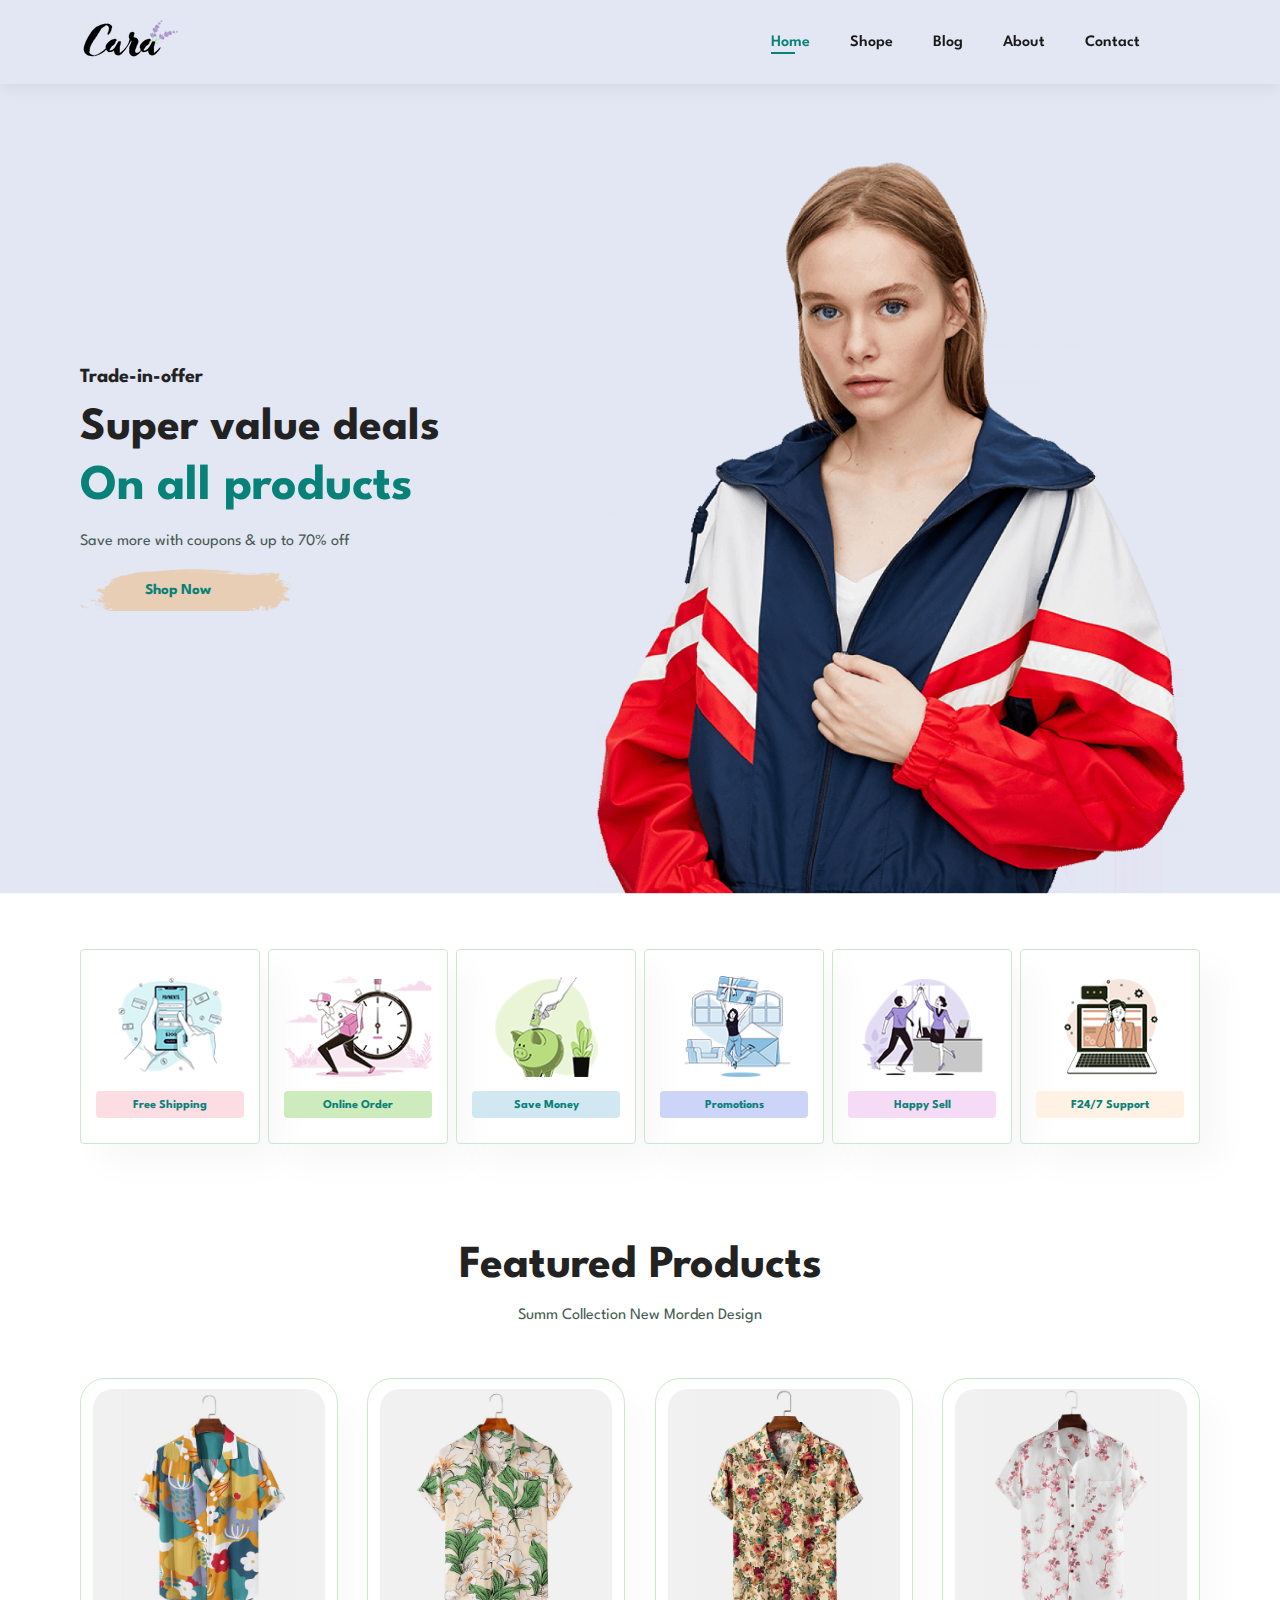
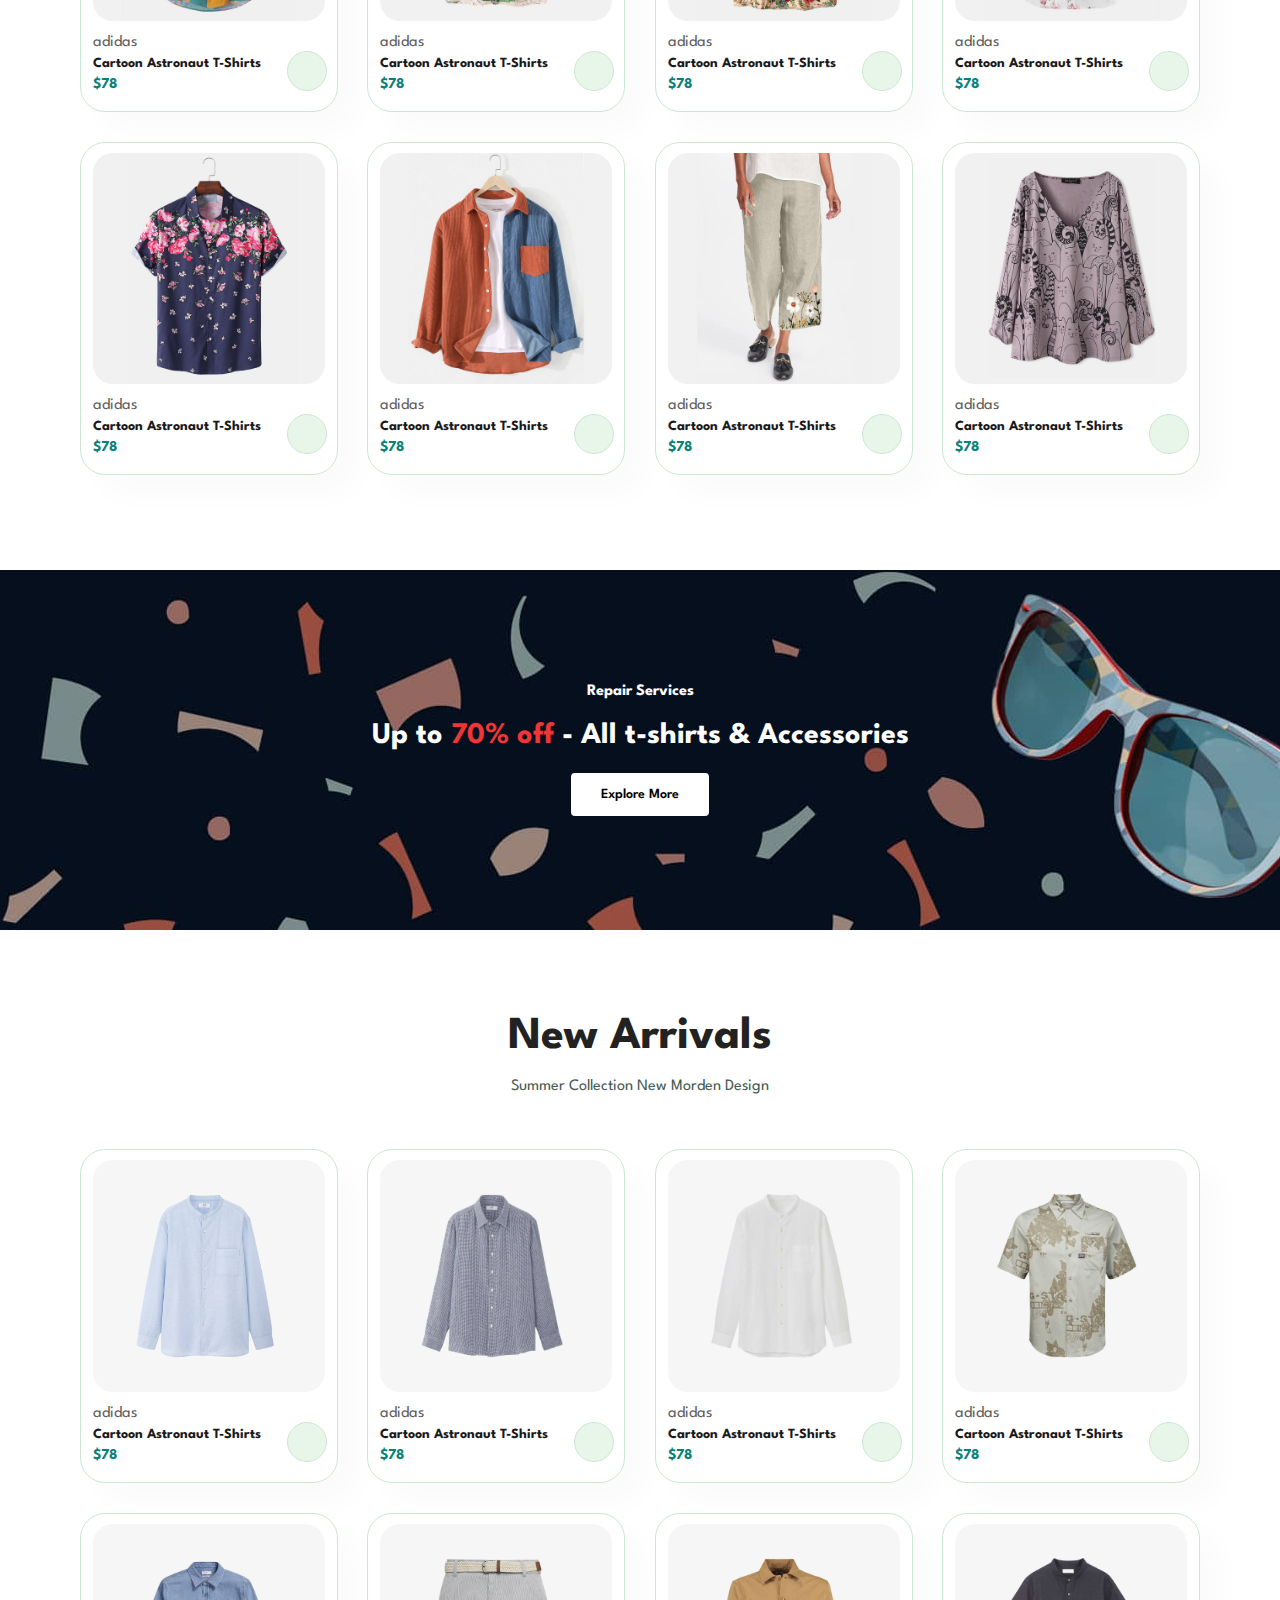
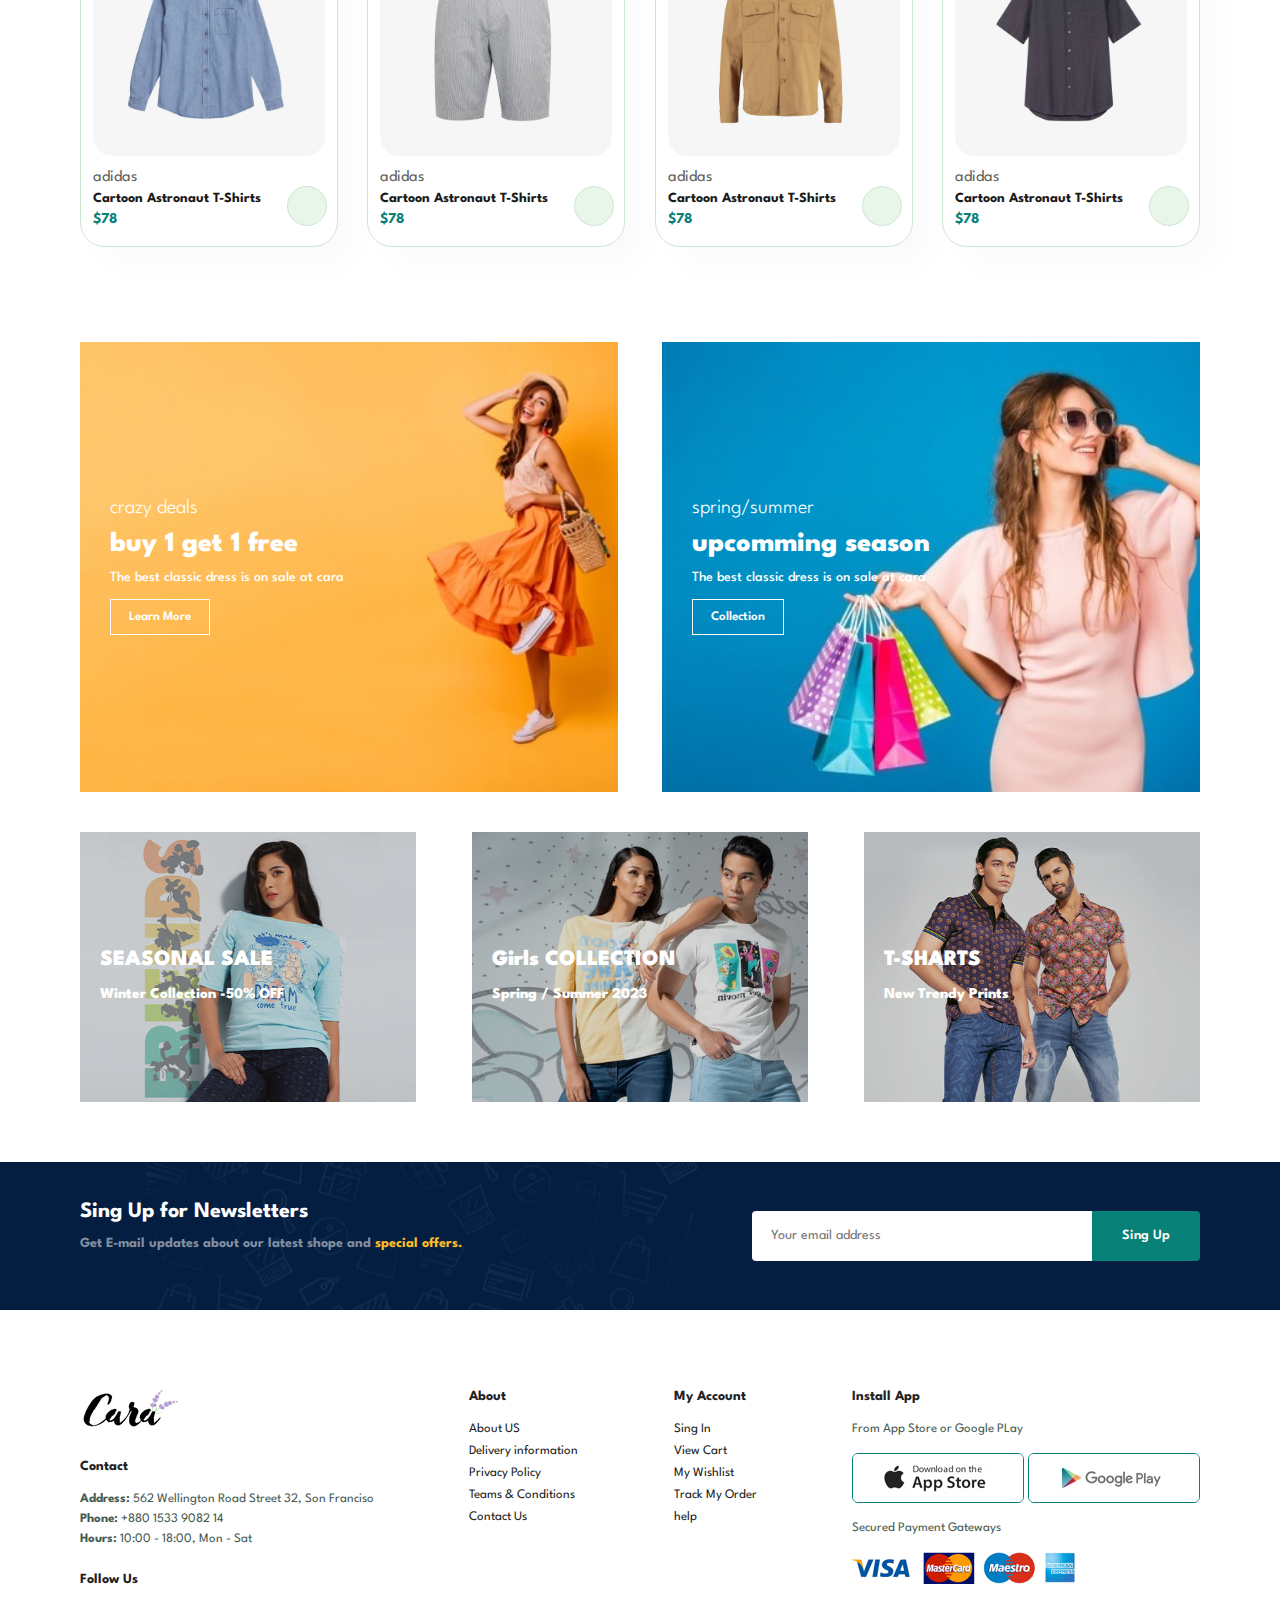
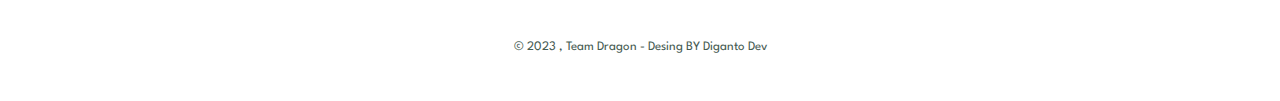
<file: index.html>
<!DOCTYPE html>
<html lang="en">
<head>
    <meta charset="UTF-8">
    <meta http-equiv="X-UA-Compatible" content="IE=edge">
    <meta name="viewport" content="width=device-width, initial-scale=1.0">
    <!-- fontowasom icons -->
    <link rel="stylesheet" href="https://cdnjs.cloudflare.com/ajax/libs/font-awesome/6.4.0/css/all.min.css" integrity="sha512-iecdLmaskl7CVkqkXNQ/ZH/XLlvWZOJyj7Yy7tcenmpD1ypASozpmT/E0iPtmFIB46ZmdtAc9eNBvH0H/ZpiBw==" crossorigin="anonymous" referrerpolicy="no-referrer" />
    <!-- css -->
    <link rel="stylesheet" href="style.css">
    <title>Diganto Dev</title>
</head>
<body>

  <section id="header">
    <a href="#"><img src="img/logo.png" alt="logo" class="logo"></a>

    <div>
       <ul id="navbar">
            <li><a class="active" href="index.html">Home</a></li>
            <li><a href="shope.html">Shope</a></li>
            <li><a href="blog.html">Blog</a></li>
            <li><a href="about.html">About</a></li>
            <li><a href="contact.html">Contact</a></li>
            <li id="lg-bag"><a href="cart.html"><i class="fa-solid fa-basket-shopping"></i></a></li>
            <a href="#" id="close"><i class="fa-solid fa-xmark"></i></a>
       </ul>
    </div>

    <div id="mobile">
         <a href="cart.html"><i class="fa-solid fa-basket-shopping"></i></a>
         <i id="bar" class="fas fa-outdent"></i>
    </div>
  </section>

  <section id="hero">
       <h4>Trade-in-offer</h4>
       <h2>Super value deals</h2>
       <h1>On all products</h1>
       <p>Save more with coupons & up to 70% off</p>
       <button onclick="window.location.href='shope.html' ">Shop Now</button>
  </section>

  <section id="feature" class="section-p1">
      <div class="fe-box" onclick="window.location.href='shope.html' ">
         <img src="img/features/f1.png" alt="catagory_1"> 
         <h6>Free Shipping</h6>
      </div>

      <div class="fe-box" onclick="window.location.href='shope.html' ">
        <img src="img/features/f2.png" alt="catagory_2"> 
        <h6>Online Order</h6>
     </div>
     <div class="fe-box" onclick="window.location.href='shope.html' ">
        <img src="img/features/f3.png" alt="catagory_3"> 
        <h6>Save Money</h6>
     </div>
     
     <div class="fe-box" onclick="window.location.href='shope.html' ">
        <img src="img/features/f4.png" alt="catagory_4"> 
        <h6>Promotions</h6>
     </div>

     <div class="fe-box" onclick="window.location.href='shope.html' ">
        <img src="img/features/f5.png" alt="catagory_5"> 
        <h6>Happy Sell</h6>
     </div>

     <div class="fe-box" onclick="window.location.href='shope.html' ">
        <img src="img/features/f6.png" alt="catagory_6"> 
        <h6>F24/7 Support</h6>
     </div>
  </section>

  <section id="product1" class="section-p1">
         <h2>Featured Products</h2>
         <p>Summ Collection New Morden Design</p>
         <div class="pro-container">
            <div class="pro" onclick="window.location.href='sproduct.html' ">
               <img src="img/products/f1.jpg" alt="product_1">
               <div class="des">
                  <span>adidas</span>
                  <h5>Cartoon Astronaut T-Shirts</h5>
                  <div class="start">
                     <i class="fas fa-star"></i>
                     <i class="fas fa-star"></i>
                     <i class="fas fa-star"></i>
                     <i class="fas fa-star"></i>
                  </div>
                  <h4>$78</h4>
               </div>
               <a href="cart.html"><i class="fa-solid fa-cart-shopping carts"></i></a>
            </div>
            
            <div class="pro" onclick="window.location.href='sproduct.html' ">
               <img src="img/products/f2.jpg" alt="product_2">
               <div class="des">
                  <span>adidas</span>
                  <h5>Cartoon Astronaut T-Shirts</h5>
                  <div class="start">
                     <i class="fas fa-star"></i>
                     <i class="fas fa-star"></i>
                     <i class="fas fa-star"></i>
                     <i class="fas fa-star"></i>
                  </div>
                  <h4>$78</h4>
               </div>
               <a href="cart.html"><i class="fa-solid fa-cart-shopping carts"></i></a>
            </div>

            <div class="pro" onclick="window.location.href='sproduct.html' ">
               <img src="img/products/f3.jpg" alt="product_3">
               <div class="des">
                  <span>adidas</span>
                  <h5>Cartoon Astronaut T-Shirts</h5>
                  <div class="start">
                     <i class="fas fa-star"></i>
                     <i class="fas fa-star"></i>
                     <i class="fas fa-star"></i>
                     <i class="fas fa-star"></i>
                  </div>
                  <h4>$78</h4>
               </div>
               <a href="cart.html"><i class="fa-solid fa-cart-shopping carts"></i></a>
            </div>

            <div class="pro" onclick="window.location.href='sproduct.html' ">
               <img src="img/products/f4.jpg" alt="product_4">
               <div class="des">
                  <span>adidas</span>
                  <h5>Cartoon Astronaut T-Shirts</h5>
                  <div class="start">
                     <i class="fas fa-star"></i>
                     <i class="fas fa-star"></i>
                     <i class="fas fa-star"></i>
                     <i class="fas fa-star"></i>
                  </div>
                  <h4>$78</h4>
               </div>
               <a href="cart.html"><i class="fa-solid fa-cart-shopping carts"></i></a>
            </div>

            <div class="pro" onclick="window.location.href='sproduct.html' ">
               <img src="img/products/f5.jpg" alt="product_5">
               <div class="des">
                  <span>adidas</span>
                  <h5>Cartoon Astronaut T-Shirts</h5>
                  <div class="start">
                     <i class="fas fa-star"></i>
                     <i class="fas fa-star"></i>
                     <i class="fas fa-star"></i>
                     <i class="fas fa-star"></i>
                  </div>
                  <h4>$78</h4>
               </div>
               <a href="cart.html"><i class="fa-solid fa-cart-shopping carts"></i></a>
            </div>

            <div class="pro"onclick="window.location.href='sproduct.html' ">
               <img src="img/products/f6.jpg" alt="product_6">
               <div class="des">
                  <span>adidas</span>
                  <h5>Cartoon Astronaut T-Shirts</h5>
                  <div class="start">
                     <i class="fas fa-star"></i>
                     <i class="fas fa-star"></i>
                     <i class="fas fa-star"></i>
                     <i class="fas fa-star"></i>
                  </div>
                  <h4>$78</h4>
               </div>
               <a href="cart.html"><i class="fa-solid fa-cart-shopping carts"></i></a>
            </div>
            
            <div class="pro" onclick="window.location.href='sproduct.html' ">
               <img src="img/products/f7.jpg" alt="product_7">
               <div class="des">
                  <span>adidas</span>
                  <h5>Cartoon Astronaut T-Shirts</h5>
                  <div class="start">
                     <i class="fas fa-star"></i>
                     <i class="fas fa-star"></i>
                     <i class="fas fa-star"></i>
                     <i class="fas fa-star"></i>
                  </div>
                  <h4>$78</h4>
               </div>
               <a href="cart.html"><i class="fa-solid fa-cart-shopping carts"></i></a>
            </div>

            <div class="pro" onclick="window.location.href='sproduct.html' ">
               <img src="img/products/f8.jpg" alt="product_8">
               <div class="des">
                  <span>adidas</span>
                  <h5>Cartoon Astronaut T-Shirts</h5>
                  <div class="start">
                     <i class="fas fa-star"></i>
                     <i class="fas fa-star"></i>
                     <i class="fas fa-star"></i>
                     <i class="fas fa-star"></i>
                  </div>
                  <h4>$78</h4>
               </div>
               <a href="cart.html"><i class="fa-solid fa-cart-shopping carts"></i></a>
            </div>
         </div>
  </section>

  <section id="banner" class="section-m1">
     <h4>Repair Services</h4>
     <h2>Up to <span>70% off</span> - All t-shirts & Accessories </h2>
     <button class="normal" onclick="window.location.href='shope.html' ">Explore More</button>
  </section>

  <section id="product1" class="section-p1">
   <h2>New Arrivals</h2>
   <p>Summer Collection New Morden Design</p>
   <div class="pro-container">
      <div class="pro" onclick="window.location.href='sproduct.html' ">
         <img src="img/products/n1.jpg" alt="product_1">
         <div class="des">
            <span>adidas</span>
            <h5>Cartoon Astronaut T-Shirts</h5>
            <div class="start">
               <i class="fas fa-star"></i>
               <i class="fas fa-star"></i>
               <i class="fas fa-star"></i>
               <i class="fas fa-star"></i>
            </div>
            <h4>$78</h4>
         </div>
         <a href="cart.html"><i class="fa-solid fa-cart-shopping carts"></i></a>
      </div>
      
      <div class="pro" onclick="window.location.href='sproduct.html' ">
         <img src="img/products/n2.jpg" alt="product_2">
         <div class="des">
            <span>adidas</span>
            <h5>Cartoon Astronaut T-Shirts</h5>
            <div class="start">
               <i class="fas fa-star"></i>
               <i class="fas fa-star"></i>
               <i class="fas fa-star"></i>
               <i class="fas fa-star"></i>
            </div>
            <h4>$78</h4>
         </div>
         <a href="cart.html"><i class="fa-solid fa-cart-shopping carts"></i></a>
      </div>

      <div class="pro" onclick="window.location.href='sproduct.html' ">
         <img src="img/products/n3.jpg" alt="product_3">
         <div class="des">
            <span>adidas</span>
            <h5>Cartoon Astronaut T-Shirts</h5>
            <div class="start">
               <i class="fas fa-star"></i>
               <i class="fas fa-star"></i>
               <i class="fas fa-star"></i>
               <i class="fas fa-star"></i>
            </div>
            <h4>$78</h4>
         </div>
         <a href="cart.html"><i class="fa-solid fa-cart-shopping carts"></i></a>
      </div>

      <div class="pro" onclick="window.location.href='sproduct.html' ">
         <img src="img/products/n4.jpg" alt="product_4">
         <div class="des">
            <span>adidas</span>
            <h5>Cartoon Astronaut T-Shirts</h5>
            <div class="start">
               <i class="fas fa-star"></i>
               <i class="fas fa-star"></i>
               <i class="fas fa-star"></i>
               <i class="fas fa-star"></i>
            </div>
            <h4>$78</h4>
         </div>
         <a href="cart.html"><i class="fa-solid fa-cart-shopping carts"></i></a>
      </div>

      <div class="pro" onclick="window.location.href='sproduct.html' ">
         <img src="img/products/n5.jpg" alt="product_5">
         <div class="des">
            <span>adidas</span>
            <h5>Cartoon Astronaut T-Shirts</h5>
            <div class="start">
               <i class="fas fa-star"></i>
               <i class="fas fa-star"></i>
               <i class="fas fa-star"></i>
               <i class="fas fa-star"></i>
            </div>
            <h4>$78</h4>
         </div>
         <a href="cart.html"><i class="fa-solid fa-cart-shopping carts"></i></a>
      </div>

      <div class="pro" onclick="window.location.href='sproduct.html' ">
         <img src="img/products/n6.jpg" alt="product_6">
         <div class="des">
            <span>adidas</span>
            <h5>Cartoon Astronaut T-Shirts</h5>
            <div class="start">
               <i class="fas fa-star"></i>
               <i class="fas fa-star"></i>
               <i class="fas fa-star"></i>
               <i class="fas fa-star"></i>
            </div>
            <h4>$78</h4>
         </div>
         <a href="cart.html"><i class="fa-solid fa-cart-shopping carts"></i></a>
      </div>
      
      <div class="pro" onclick="window.location.href='sproduct.html' ">
         <img src="img/products/n7.jpg" alt="product_7">
         <div class="des">
            <span>adidas</span>
            <h5>Cartoon Astronaut T-Shirts</h5>
            <div class="start">
               <i class="fas fa-star"></i>
               <i class="fas fa-star"></i>
               <i class="fas fa-star"></i>
               <i class="fas fa-star"></i>
            </div>
            <h4>$78</h4>
         </div>
         <a href="cart.html"><i class="fa-solid fa-cart-shopping carts"></i></a>
      </div>

      <div class="pro" onclick="window.location.href='sproduct.html' ">
         <img src="img/products/n8.jpg" alt="product_8">
         <div class="des">
            <span>adidas</span>
            <h5>Cartoon Astronaut T-Shirts</h5>
            <div class="start">
               <i class="fas fa-star"></i>
               <i class="fas fa-star"></i>
               <i class="fas fa-star"></i>
               <i class="fas fa-star"></i>
            </div>
            <h4>$78</h4>
         </div>
         <a href="cart.html"><i class="fa-solid fa-cart-shopping carts"></i></a>
      </div>
   </div>
</section>

<section id="sm-banner"class="section-p1">
   <div class="banner-box">
      <h4>crazy deals</h4>
      <h2>buy 1 get 1 free</h2>
      <span>The best classic dress is on sale at cara</span>
      <button class="white" onclick="window.location.href='shope.html' ">Learn More</button>
   </div>

   <div class="banner-box banner-box2">
      <h4>spring/summer</h4>
      <h2>upcomming season</h2>
      <span>The best classic dress is on sale at cara</span>
      <button class="white" onclick="window.location.href='shope.html' ">Collection</button>
   </div>
</section>

<section id="banner3">
   <div class="banner-box" onclick="window.location.href='shope.html' ">
      <h2>SEASONAL SALE</h2>
      <h3>Winter Collection -50% OFF </h3>
   </div>

   <div class="banner-box banner-box2" onclick="window.location.href='shope.html' ">
      <h2>Girls COLLECTION</h2>
      <h3>Spring / Summer 2023</h3>
   </div>

   <div class="banner-box banner-box3 full" onclick="window.location.href='shope.html' ">
      <h2>T-SHARTS</h2>
      <h3> New Trendy Prints</h3>
   </div>
</section>

<section id="newsletters" class="section-p1 section-m1">
   <div class="newstext">
      <h4>Sing Up for Newsletters</h4>
      <p>Get E-mail updates about our latest shope and <span>special offers.</span></p>
   </div>
   <div class="form">
      <input type="email" placeholder="Your email address">
      <button class="normal" onclick="window.location.href='error.html' ">Sing Up</button>
   </div>
</section>

<footer class="section-p1">
   <div class="col">
      <img  class="logo" src="img/logo.png" alt="logo" onclick="window.location.href='error.html' ">
      <h4>Contact</h4>
      <p><strong>Address:</strong> 562 Wellington Road Street 32, Son Franciso</p>
      <p><strong>Phone:</strong> +880 1533 9082 14 </p>
      <p><Strong>Hours:</Strong> 10:00 - 18:00, Mon - Sat</p>
      <div class="follow">
         <h4>Follow Us</h4>
         <div class="icon">
            <i class="fa-brands fa-facebook"></i>
            <i class="fa-brands fa-twitter"></i>
            <i class="fa-brands fa-telegram"></i>
            <i class="fa-brands fa-instagram pink"></i>
            <i class="fa-brands fa-youtube red"></i>
         </div>
      </div>
   </div>

   <div class="col">
      <h4>About</h4>
       <a href="about.html">About US</a>
       <a href="error.html">Delivery information</a>
       <a href="error.html">Privacy Policy</a>
       <a href="blog.html">Teams & Conditions</a>
       <a href="contact.html">Contact Us</a>
   </div>

   <div class="col">
      <h4>My Account</h4>
       <a href="error.html">Sing In</a>
       <a href="error.html">View Cart</a>
       <a href="error.html">My Wishlist</a>
       <a href="about.html">Track My Order</a>
       <a href="blog.html">help</a>
   </div>

   <div class="col install">
      <h4>Install App</h4>
      <p>From App Store or Google PLay</p>
      <div class="row" onclick="window.location.href='error.html' ">
         <img src="img/pay/app.jpg" alt="App_link">
         <img src="img/pay/play.jpg" alt="App_link">
      </div>
      <p>Secured Payment Gateways</p>
      <img src="img/pay/pay.png" alt="pay_links" onclick="window.location.href='error.html' ">
   </div>
   

   <div class="copy-right">
      <p>&copy 2023 , Team Dragon - Desing BY Diganto Dev</p>
   </div>
</footer>

  <!-- javascript  -->
   <script src="script.js"></script>
</body>
</html>
</file>
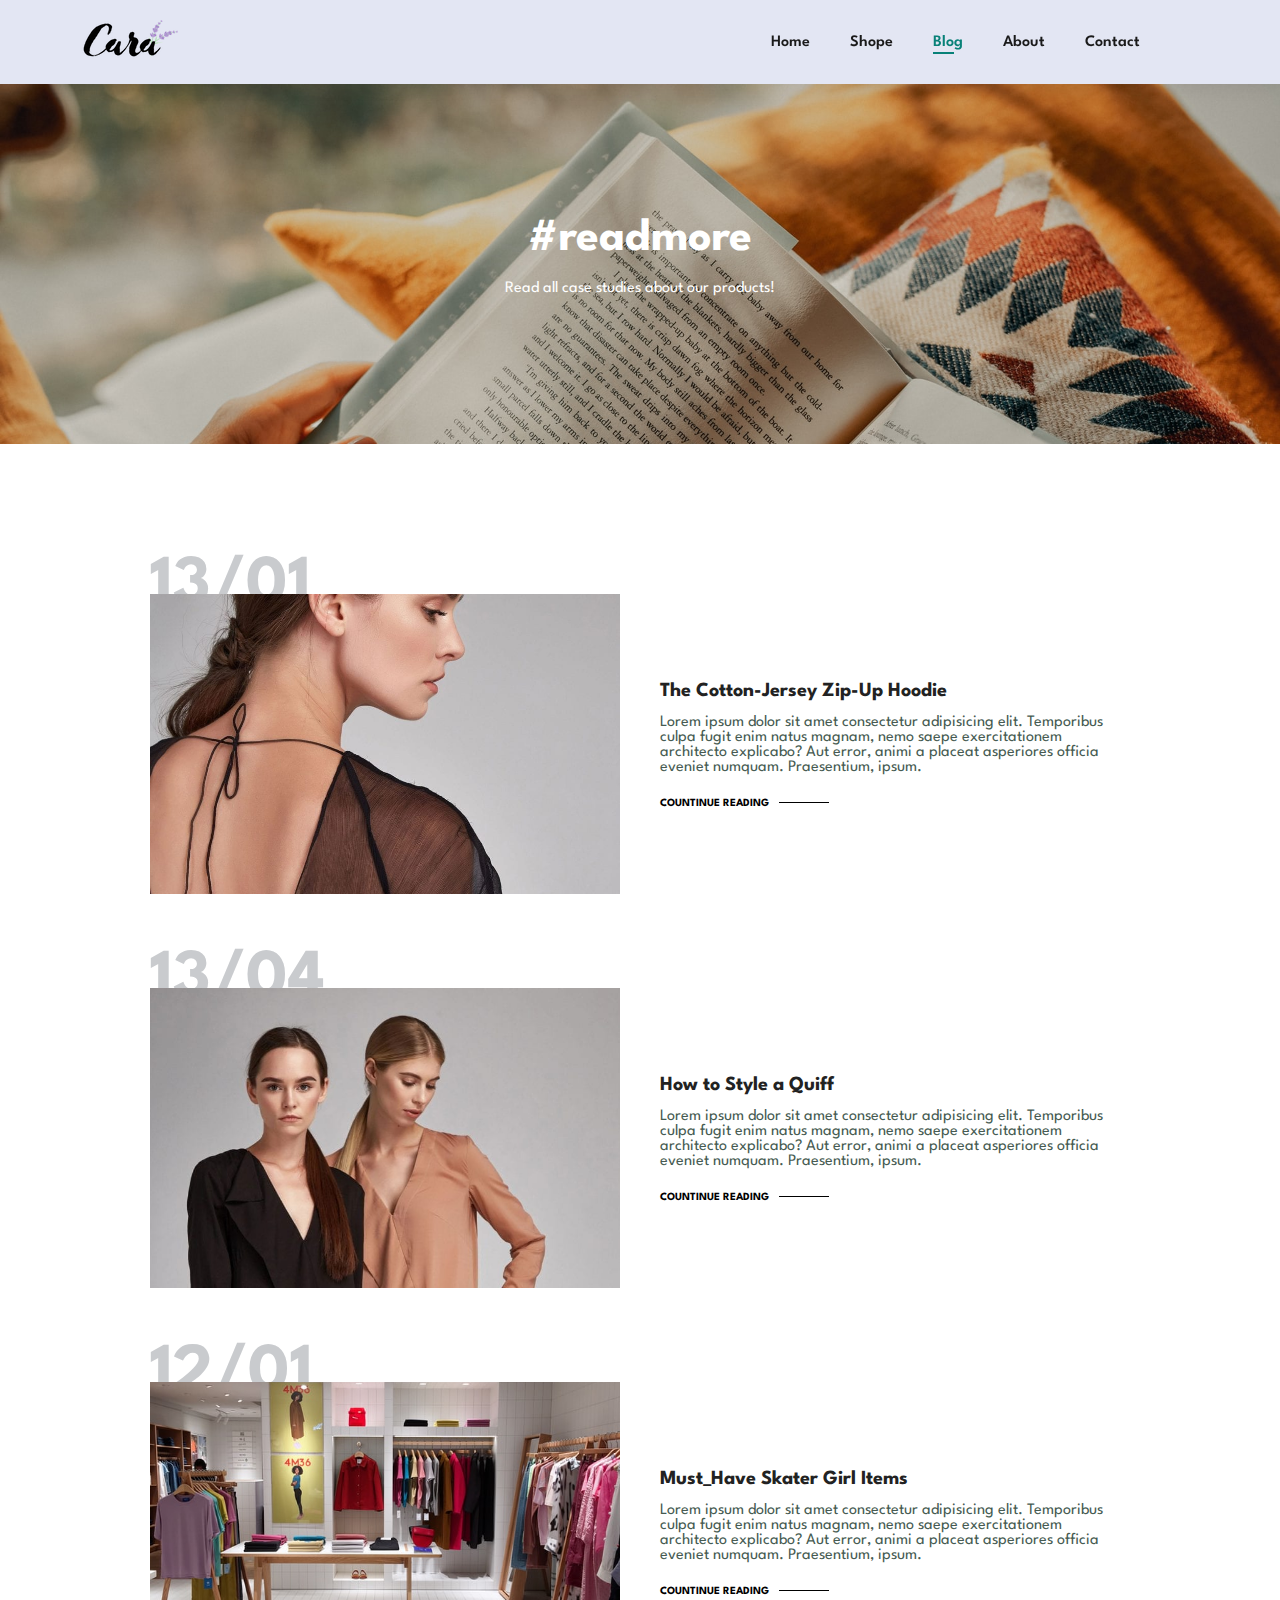
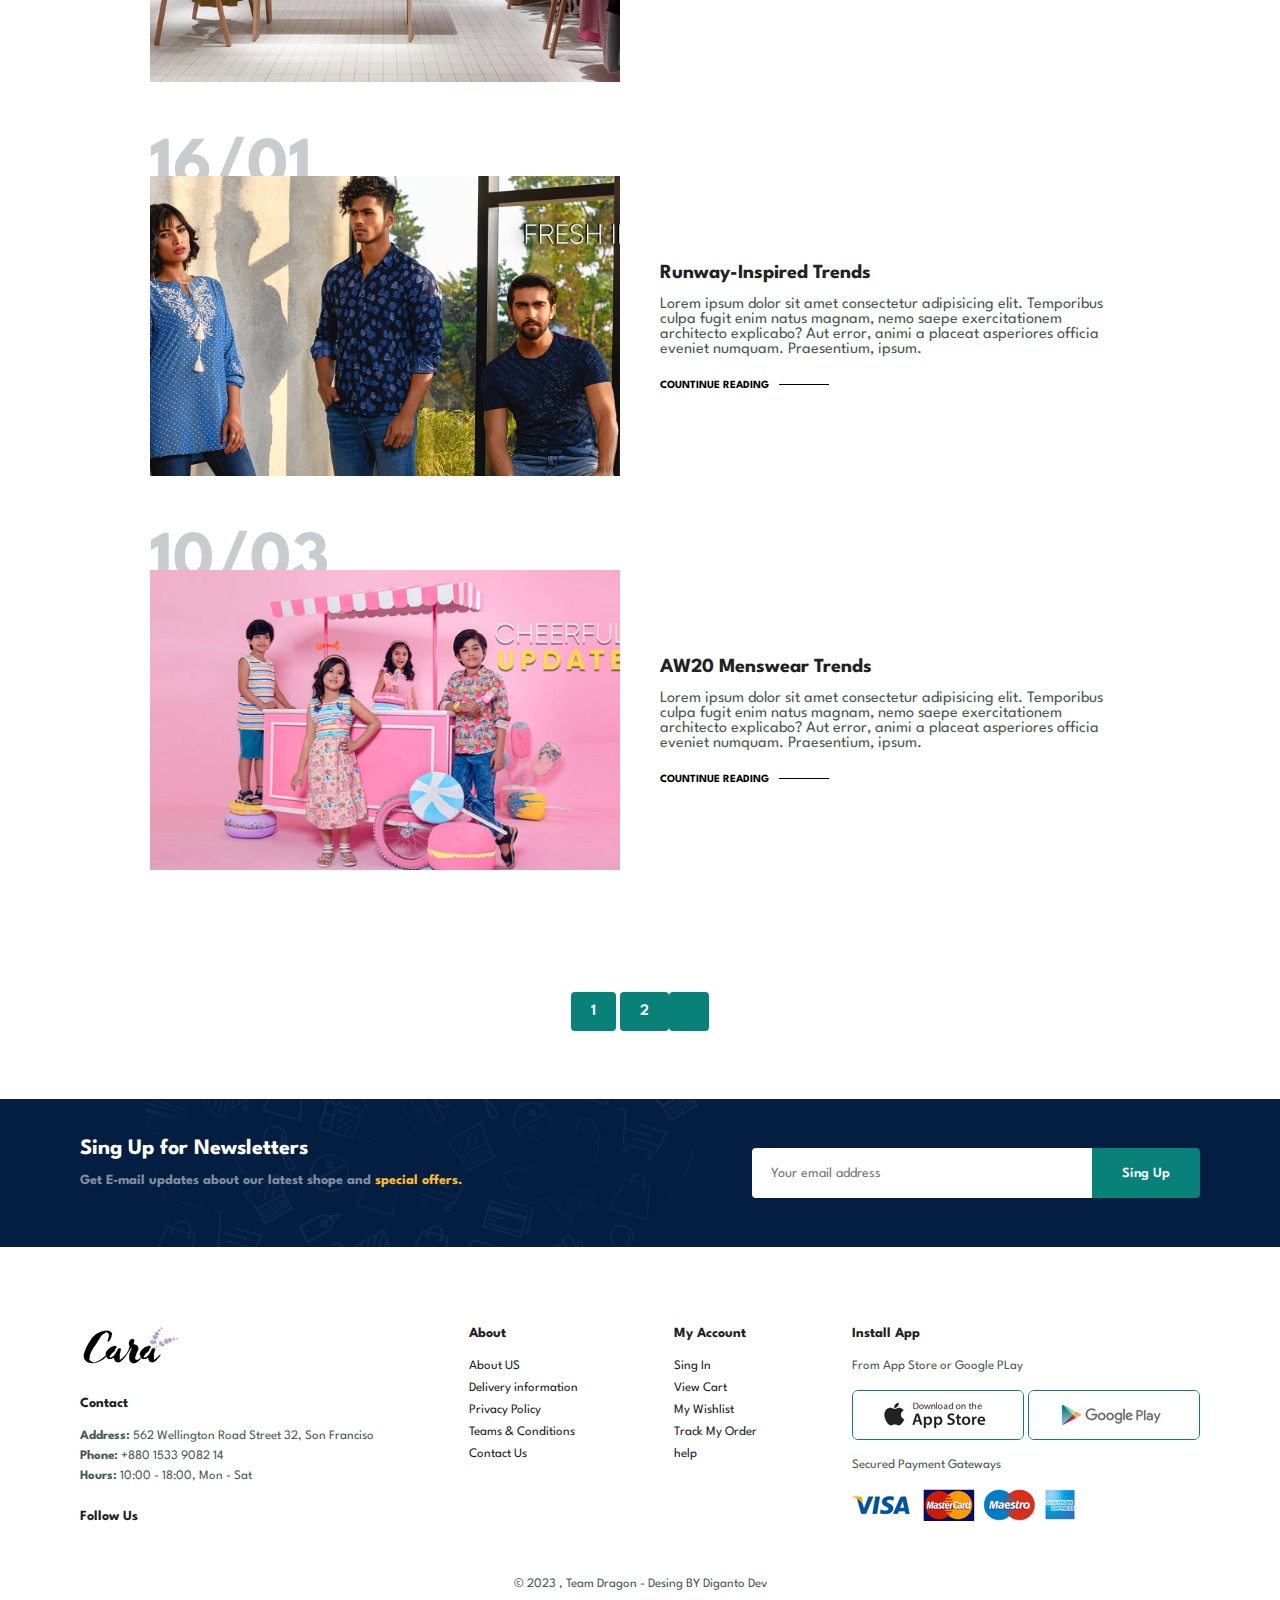
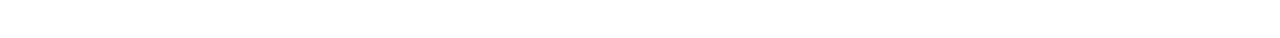
<file: blog.html>
<!DOCTYPE html>
<html lang="en">
<head>
    <meta charset="UTF-8">
    <meta http-equiv="X-UA-Compatible" content="IE=edge">
    <meta name="viewport" content="width=device-width, initial-scale=1.0">
    <!-- fontowasom icons -->
    <link rel="stylesheet" href="https://cdnjs.cloudflare.com/ajax/libs/font-awesome/6.4.0/css/all.min.css" integrity="sha512-iecdLmaskl7CVkqkXNQ/ZH/XLlvWZOJyj7Yy7tcenmpD1ypASozpmT/E0iPtmFIB46ZmdtAc9eNBvH0H/ZpiBw==" crossorigin="anonymous" referrerpolicy="no-referrer" />
    <!-- css -->
    <link rel="stylesheet" href="style.css">
    <title>Diganto Dev</title>
</head>
<body>

  <section id="header">
    <a href="#"><img src="img/logo.png" alt="logo" class="logo"></a>

    <div>
       <ul id="navbar">
            <li><a href="index.html">Home</a></li>
            <li><a  href="shope.html">Shope</a></li>
            <li><a class="active" href="blog.html">Blog</a></li>
            <li><a href="about.html">About</a></li>
            <li><a href="contact.html">Contact</a></li>
            <li id="lg-bag"><a href="cart.html"><i class="fa-solid fa-basket-shopping"></i></a></li>
            <a href="#" id="close"><i class="fa-solid fa-xmark"></i></a>
       </ul>
    </div>

    <div id="mobile">
         <a href="cart.html"><i class="fa-solid fa-basket-shopping"></i></a>
         <i id="bar" class="fas fa-outdent"></i>
    </div>
  </section>

  <section id="page-header" class="blog-header">
         <h2>#readmore</h2>
        <p>Read all case studies about our products!</p>
   </section>

   <section id="blog">
       <div class="blog-box">
            <div class="blog-img">
                <img src="img/blog/b1.jpg" alt="blog">
            </div>
            <div class="blog-details">
                <h4>The Cotton-Jersey Zip-Up Hoodie</h4>
                <p>Lorem ipsum dolor sit amet consectetur adipisicing elit. Temporibus culpa fugit enim natus magnam, nemo saepe exercitationem architecto explicabo? Aut error, animi a placeat asperiores officia eveniet numquam. Praesentium, ipsum.</p>
                <a href="#">COUNTINUE READING</a>
            </div>
            <H1>13/01</H1>
       </div>

       <div class="blog-box">
        <div class="blog-img">
            <img src="img/blog/b2.jpg" alt="blog">
        </div>
        <div class="blog-details">
            <h4>How to Style a Quiff</h4>
            <p>Lorem ipsum dolor sit amet consectetur adipisicing elit. Temporibus culpa fugit enim natus magnam, nemo saepe exercitationem architecto explicabo? Aut error, animi a placeat asperiores officia eveniet numquam. Praesentium, ipsum.</p>
            <a href="#">COUNTINUE READING</a>
        </div>
        <H1>13/04</H1>
   </div>

        <div class="blog-box">
            <div class="blog-img">
                <img src="img/blog/b3.jpg" alt="blog">
            </div>
            <div class="blog-details">
                <h4>Must_Have Skater Girl Items</h4>
                <p>Lorem ipsum dolor sit amet consectetur adipisicing elit. Temporibus culpa fugit enim natus magnam, nemo saepe exercitationem architecto explicabo? Aut error, animi a placeat asperiores officia eveniet numquam. Praesentium, ipsum.</p>
                <a href="#">COUNTINUE READING</a>
            </div>
            <H1>12/01</H1>
        </div>

        <div class="blog-box">
            <div class="blog-img">
                <img src="img/blog/b4.jpg" alt="blog">
            </div>
            <div class="blog-details">
                <h4>Runway-Inspired Trends</h4>
                <p>Lorem ipsum dolor sit amet consectetur adipisicing elit. Temporibus culpa fugit enim natus magnam, nemo saepe exercitationem architecto explicabo? Aut error, animi a placeat asperiores officia eveniet numquam. Praesentium, ipsum.</p>
                <a href="#">COUNTINUE READING</a>
            </div>
            <H1>16/01</H1>
        </div>

        <div class="blog-box">
            <div class="blog-img">
                <img src="img/blog/b5.jpg" alt="blog">
            </div>
            <div class="blog-details">
                <h4>AW20 Menswear Trends</h4>
                <p>Lorem ipsum dolor sit amet consectetur adipisicing elit. Temporibus culpa fugit enim natus magnam, nemo saepe exercitationem architecto explicabo? Aut error, animi a placeat asperiores officia eveniet numquam. Praesentium, ipsum.</p>
                <a href="#">COUNTINUE READING</a>
            </div>
            <H1>10/03</H1>
        </div>
   </section>

  <section id="pagination" class="section-p1">
    <a href="index.html">1</a>
    <a href="blog.html">2</a>
    <a href="about.html"><i class="fa-solid fa-arrow-right"></i></a>
  </section>

 <section id="newsletters" class="section-p1 section-m1">
   <div class="newstext">
      <h4>Sing Up for Newsletters</h4>
      <p>Get E-mail updates about our latest shope and <span>special offers.</span></p>
   </div>
   <div class="form">
      <input type="email" placeholder="Your email address">
      <button class="normal" onclick="window.location.href='error.html' ">Sing Up</button>
   </div>
 </section>

 <footer class="section-p1">
    <div class="col">
       <img  class="logo" src="img/logo.png" alt="logo" onclick="window.location.href='error.html' ">
       <h4>Contact</h4>
       <p><strong>Address:</strong> 562 Wellington Road Street 32, Son Franciso</p>
       <p><strong>Phone:</strong> +880 1533 9082 14 </p>
       <p><Strong>Hours:</Strong> 10:00 - 18:00, Mon - Sat</p>
       <div class="follow">
          <h4>Follow Us</h4>
          <div class="icon">
             <i class="fa-brands fa-facebook"></i>
             <i class="fa-brands fa-twitter"></i>
             <i class="fa-brands fa-telegram"></i>
             <i class="fa-brands fa-instagram pink"></i>
             <i class="fa-brands fa-youtube red"></i>
          </div>
       </div>
    </div>
 
    <div class="col">
       <h4>About</h4>
        <a href="about.html">About US</a>
        <a href="error.html">Delivery information</a>
        <a href="error.html">Privacy Policy</a>
        <a href="blog.html">Teams & Conditions</a>
        <a href="contact.html">Contact Us</a>
    </div>
 
    <div class="col">
       <h4>My Account</h4>
        <a href="error.html">Sing In</a>
        <a href="error.html">View Cart</a>
        <a href="error.html">My Wishlist</a>
        <a href="about.html">Track My Order</a>
        <a href="blog.html">help</a>
    </div>
 
    <div class="col install">
       <h4>Install App</h4>
       <p>From App Store or Google PLay</p>
       <div class="row" onclick="window.location.href='error.html' ">
          <img src="img/pay/app.jpg" alt="App_link">
          <img src="img/pay/play.jpg" alt="App_link">
       </div>
       <p>Secured Payment Gateways</p>
       <img src="img/pay/pay.png" alt="pay_links" onclick="window.location.href='error.html' ">
    </div>
    
 
    <div class="copy-right">
       <p>&copy 2023 , Team Dragon - Desing BY Diganto Dev</p>
    </div>
 </footer>

  <!-- javascript  -->
   <script src="script.js"></script>
</body>
</html>
</file>
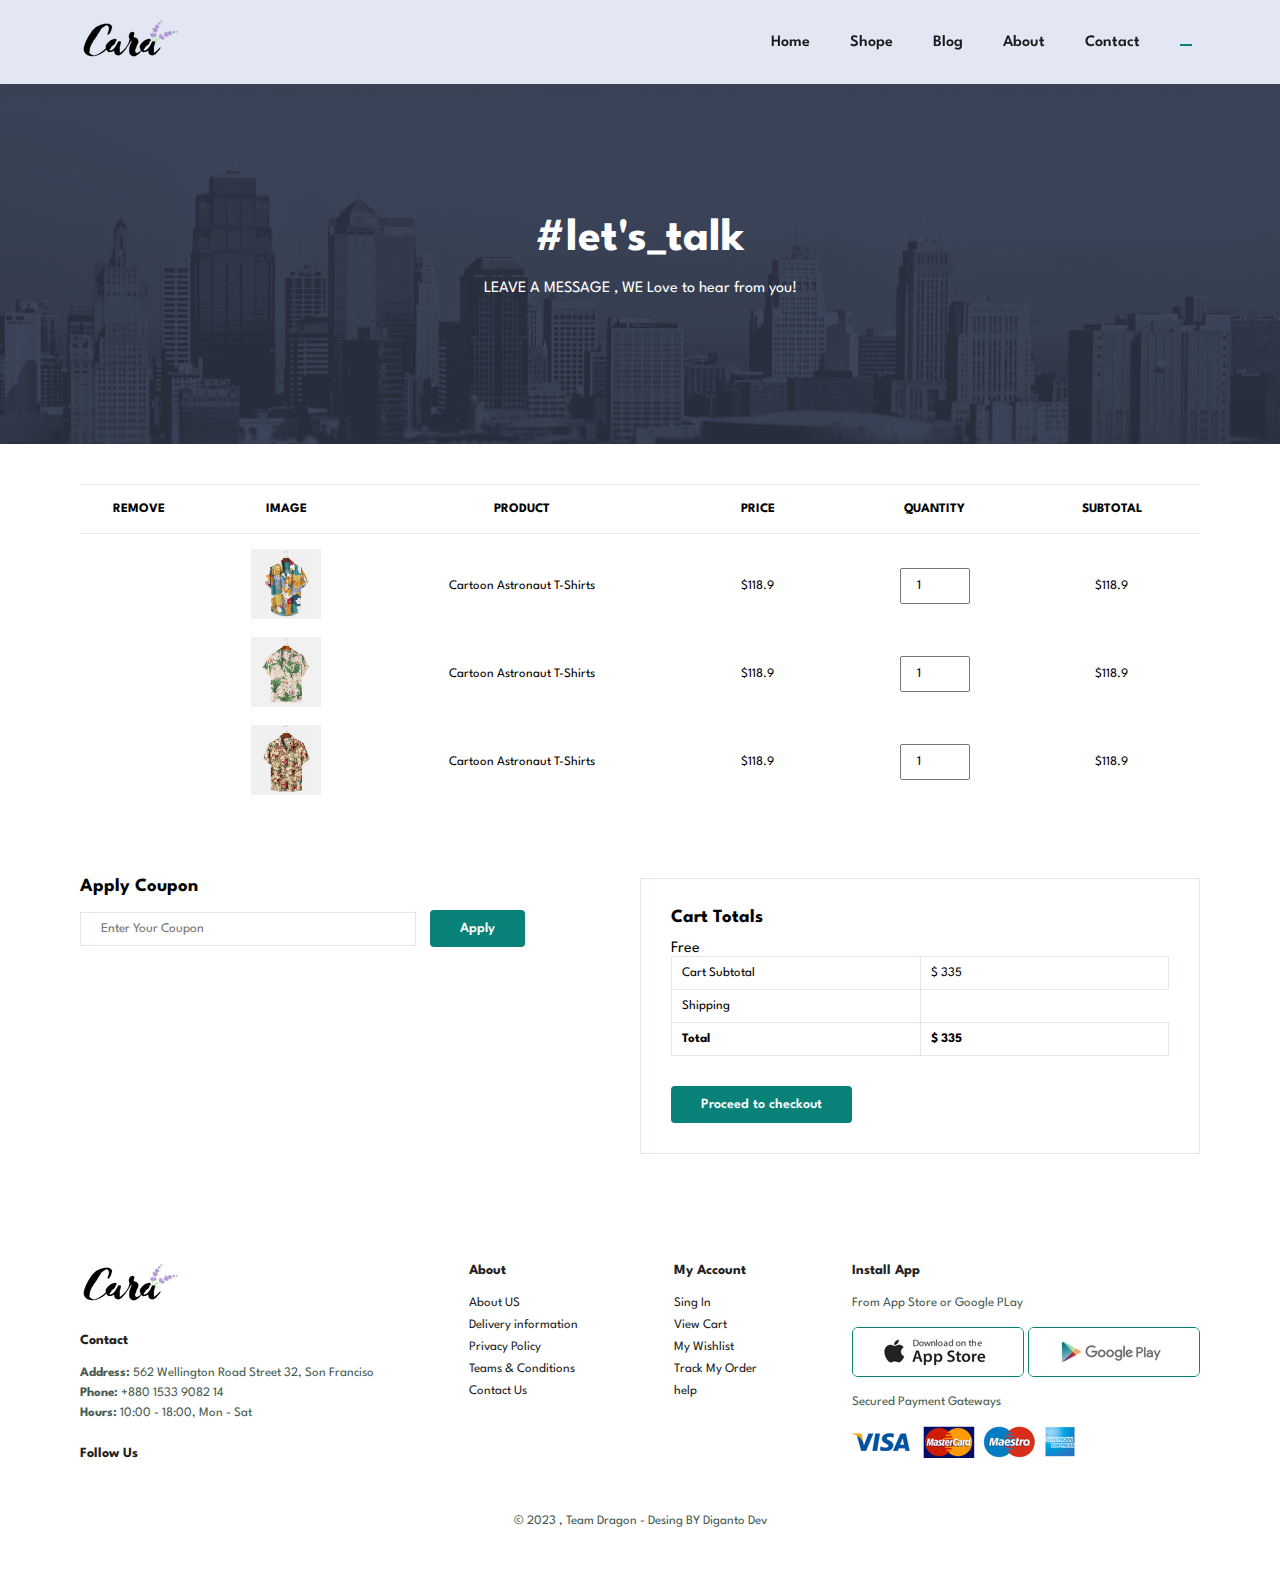
<file: cart.html>
<!DOCTYPE html>
<html lang="en">
<head>
    <meta charset="UTF-8">
    <meta http-equiv="X-UA-Compatible" content="IE=edge">
    <meta name="viewport" content="width=device-width, initial-scale=1.0">
    <!-- fontowasom icons -->
    <link rel="stylesheet" href="https://cdnjs.cloudflare.com/ajax/libs/font-awesome/6.4.0/css/all.min.css" integrity="sha512-iecdLmaskl7CVkqkXNQ/ZH/XLlvWZOJyj7Yy7tcenmpD1ypASozpmT/E0iPtmFIB46ZmdtAc9eNBvH0H/ZpiBw==" crossorigin="anonymous" referrerpolicy="no-referrer" />
    <!-- css -->
    <link rel="stylesheet" href="style.css">
    <title>Diganto Dev</title>
</head>
<body>

  <section id="header">
    <a href="#"><img src="img/logo.png" alt="logo" class="logo"></a>

    <div>
       <ul id="navbar">
            <li><a  href="index.html">Home</a></li>
            <li><a  href="shope.html">Shope</a></li>
            <li><a  href="blog.html">Blog</a></li>
            <li><a  href="about.html" >About</a></li>
            <li><a  href="contact.html">Contact</a></li>
            <li id="lg-bag"><a class="active" href="cart.html"><i class="fa-solid fa-basket-shopping"></i></a></li>
            <a href="#" id="close"><i class="fa-solid fa-xmark"></i></a>
       </ul>
    </div>

    <div id="mobile">
         <a href="cart.html"><i class="fa-solid fa-basket-shopping"></i></a>
         <i id="bar" class="fas fa-outdent"></i>
    </div>
  </section>

  <section id="page-header" class="about-header">
         <h2>#let's_talk</h2>
        <p>LEAVE A MESSAGE , WE Love to hear from you!</p>
   </section>

   <section id="cart" class="section-p1">
        <table width="100%">
            <thead>
                <tr>
                    <td>Remove</td>
                    <td>Image</td>
                    <td>Product</td>
                    <td>Price</td>
                    <td>Quantity</td>
                    <td>Subtotal</td>
                </tr>
            </thead>

            <tbody>
                <tr>
                    <td><a href="#"><i class="fa-regular fa-circle-xmark"></i></a></td>
                    <td><img src="img/products/f1.jpg" alt=""></td>
                    <td>Cartoon Astronaut T-Shirts</td>
                    <td>$118.9</td>
                    <td><input type="number" value="1"></td>
                    <td>$118.9</td>
                </tr>

                <tr>
                    <td><a href="#"><i class="fa-regular fa-circle-xmark"></i></a></td>
                    <td><img src="img/products/f2.jpg" alt=""></td>
                    <td>Cartoon Astronaut T-Shirts</td>
                    <td>$118.9</td>
                    <td><input type="number" value="1"></td>
                    <td>$118.9</td>
                </tr>

                <tr>
                    <td><a href="#"><i class="fa-regular fa-circle-xmark"></i></a></td>
                    <td><img src="img/products/f3.jpg" alt=""></td>
                    <td>Cartoon Astronaut T-Shirts</td>
                    <td>$118.9</td>
                    <td><input type="number" value="1"></td>
                    <td>$118.9</td>
                </tr>
            </tbody>
        </table>
   </section>

   <section id="cart-add" class="section-p1">
       <div id="coupon">
           <h3>Apply Coupon</h3>
           <div>
               <input type="text" placeholder="Enter Your Coupon">
               <button class="normal" onclick="window.location.href='error.html' ">Apply</button>
           </div>
       </div>

       <div id="subtital">
           <h3>Cart Totals</h3>
           <table>
               <tr>
                   <td>Cart Subtotal</td>
                   <td>$ 335</td>
               </tr>

               <tr>
                   <td>Shipping</td>
                   <tr>Free</tr>
               </tr>

               <tr>
                   <td><strong>Total</strong></td>
                   <td><strong>$ 335</strong></td>
               </tr>
           </table>
           <button class="normal" onclick="window.location.href='error.html' ">Proceed to checkout</button>
       </div>
   </section>

   <footer class="section-p1">
    <div class="col">
       <img  class="logo" src="img/logo.png" alt="logo" onclick="window.location.href='error.html' ">
       <h4>Contact</h4>
       <p><strong>Address:</strong> 562 Wellington Road Street 32, Son Franciso</p>
       <p><strong>Phone:</strong> +880 1533 9082 14 </p>
       <p><Strong>Hours:</Strong> 10:00 - 18:00, Mon - Sat</p>
       <div class="follow">
          <h4>Follow Us</h4>
          <div class="icon">
             <i class="fa-brands fa-facebook"></i>
             <i class="fa-brands fa-twitter"></i>
             <i class="fa-brands fa-telegram"></i>
             <i class="fa-brands fa-instagram pink"></i>
             <i class="fa-brands fa-youtube red"></i>
          </div>
       </div>
    </div>
 
    <div class="col">
       <h4>About</h4>
        <a href="about.html">About US</a>
        <a href="error.html">Delivery information</a>
        <a href="error.html">Privacy Policy</a>
        <a href="blog.html">Teams & Conditions</a>
        <a href="contact.html">Contact Us</a>
    </div>
 
    <div class="col">
       <h4>My Account</h4>
        <a href="error.html">Sing In</a>
        <a href="error.html">View Cart</a>
        <a href="error.html">My Wishlist</a>
        <a href="about.html">Track My Order</a>
        <a href="blog.html">help</a>
    </div>
 
    <div class="col install">
       <h4>Install App</h4>
       <p>From App Store or Google PLay</p>
       <div class="row" onclick="window.location.href='error.html' ">
          <img src="img/pay/app.jpg" alt="App_link">
          <img src="img/pay/play.jpg" alt="App_link">
       </div>
       <p>Secured Payment Gateways</p>
       <img src="img/pay/pay.png" alt="pay_links" onclick="window.location.href='error.html' ">
    </div>
    
 
    <div class="copy-right">
       <p>&copy 2023 , Team Dragon - Desing BY Diganto Dev</p>
    </div>
 </footer>

  <!-- javascript  -->
   <script src="script.js"></script>
</body>
</html>
</file>
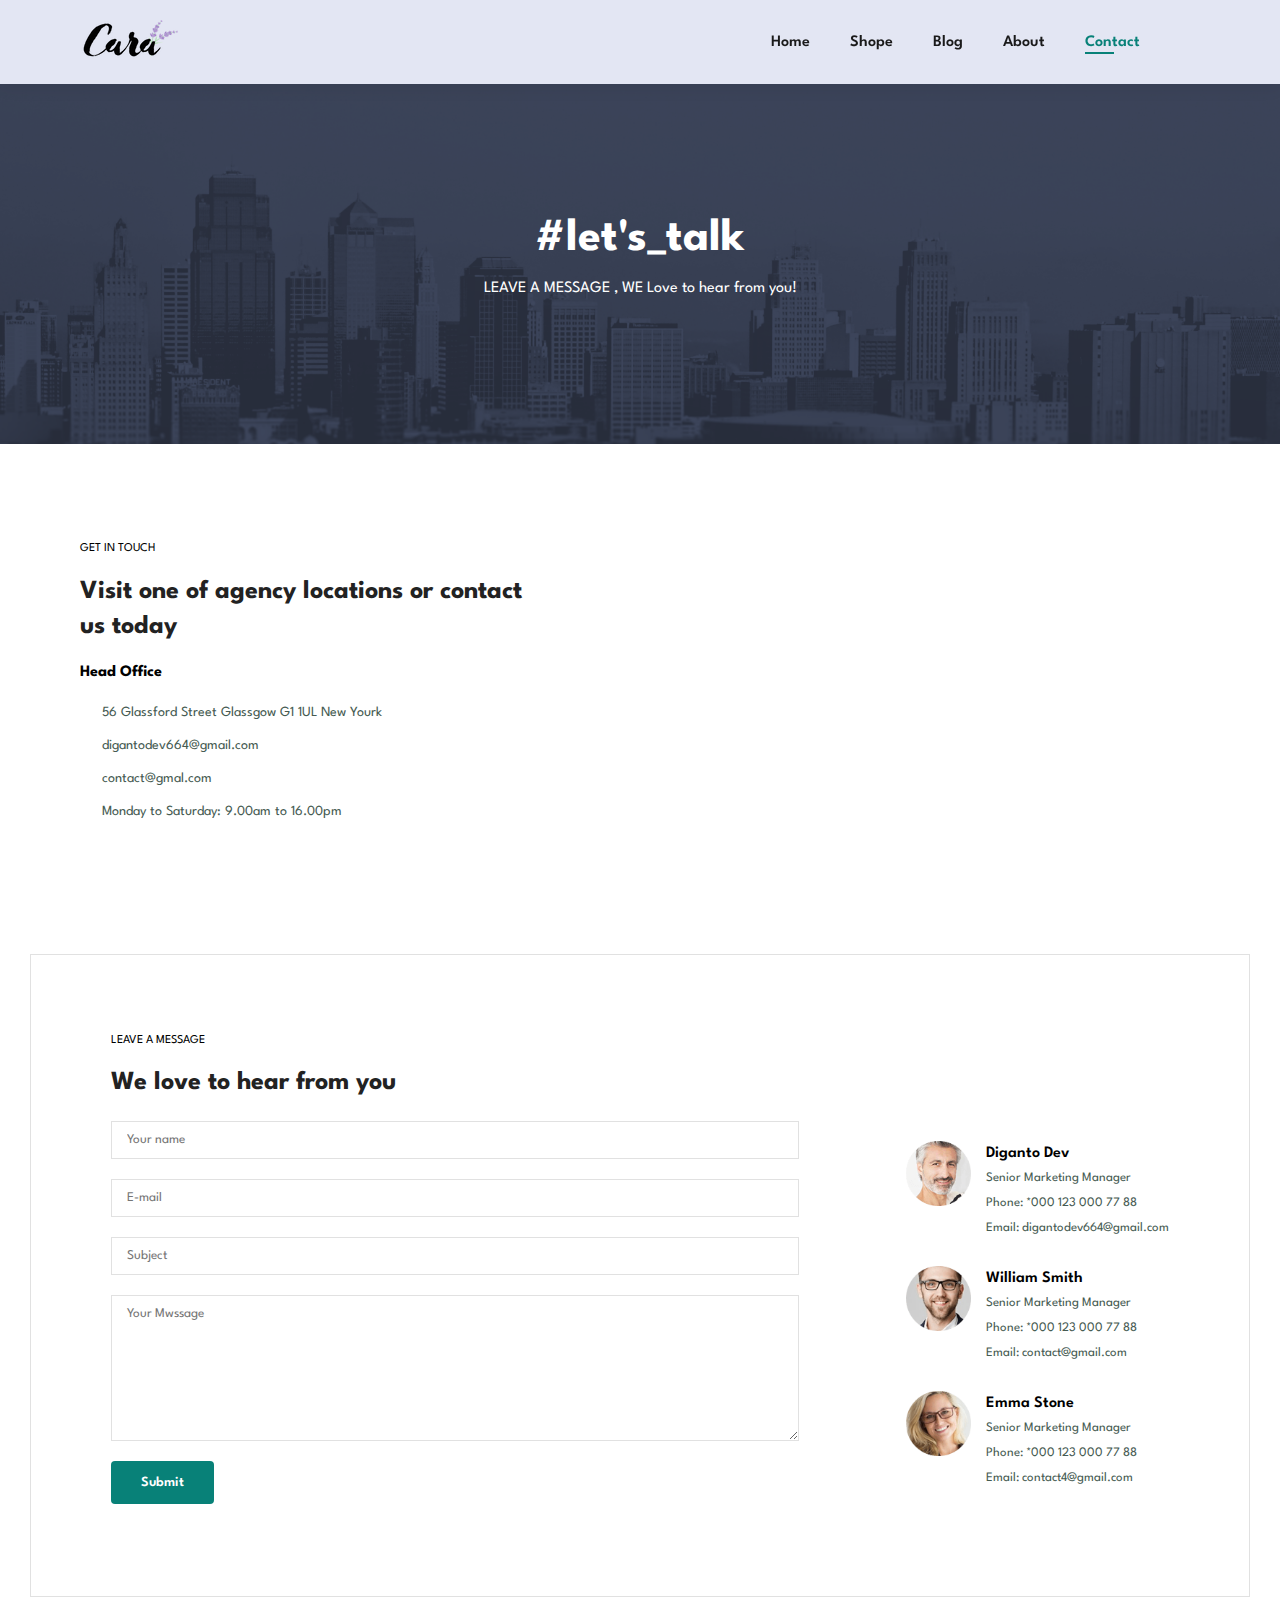
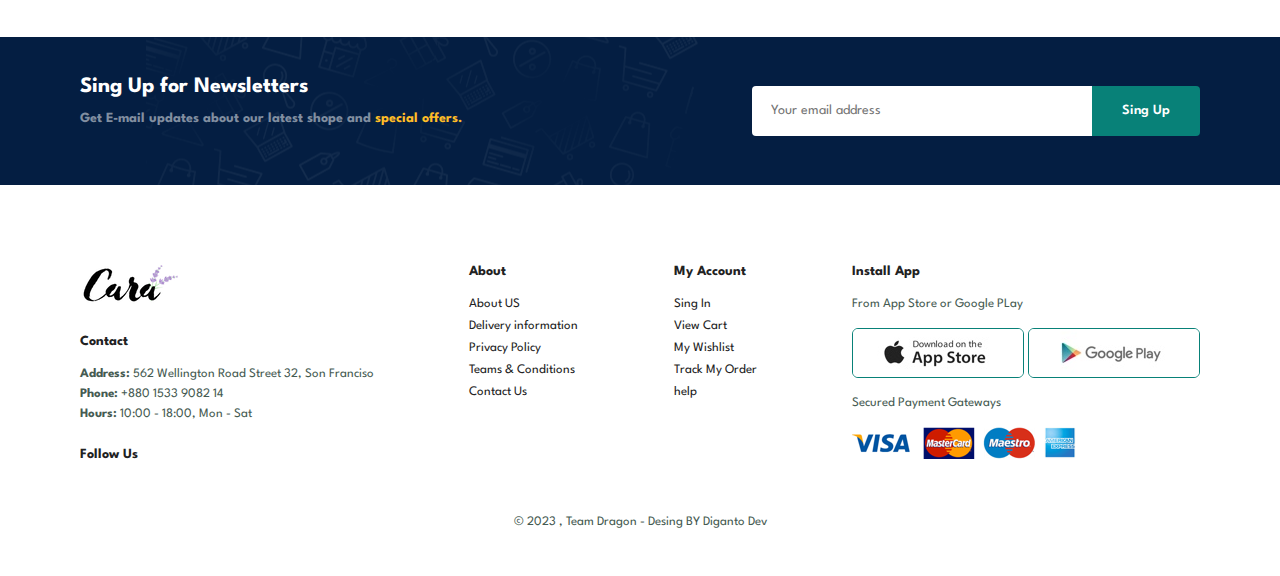
<file: contact.html>
<!DOCTYPE html>
<html lang="en">
<head>
    <meta charset="UTF-8">
    <meta http-equiv="X-UA-Compatible" content="IE=edge">
    <meta name="viewport" content="width=device-width, initial-scale=1.0">
    <!-- fontowasom icons -->
    <link rel="stylesheet" href="https://cdnjs.cloudflare.com/ajax/libs/font-awesome/6.4.0/css/all.min.css" integrity="sha512-iecdLmaskl7CVkqkXNQ/ZH/XLlvWZOJyj7Yy7tcenmpD1ypASozpmT/E0iPtmFIB46ZmdtAc9eNBvH0H/ZpiBw==" crossorigin="anonymous" referrerpolicy="no-referrer" />
    <!-- css -->
    <link rel="stylesheet" href="style.css">
    <title>Diganto Dev</title>
</head>
<body>

  <section id="header">
    <a href="#"><img src="img/logo.png" alt="logo" class="logo"></a>

    <div>
       <ul id="navbar">
            <li><a  href="index.html">Home</a></li>
            <li><a  href="shope.html">Shope</a></li>
            <li><a  href="blog.html">Blog</a></li>
            <li><a  href="about.html" >About</a></li>
            <li><a  href="contact.html" class="active">Contact</a></li>
            <li id="lg-bag"><a href="cart.html"><i class="fa-solid fa-basket-shopping"></i></a></li>
            <a href="#" id="close"><i class="fa-solid fa-xmark"></i></a>
       </ul>
    </div>

    <div id="mobile">
         <a href="cart.html"><i class="fa-solid fa-basket-shopping"></i></a>
         <i id="bar" class="fas fa-outdent"></i>
    </div>
  </section>

  <section id="page-header" class="about-header">
         <h2>#let's_talk</h2>
        <p>LEAVE A MESSAGE , WE Love to hear from you!</p>
   </section>

   <section id="contact-details" class="section-p1">
       <div class="details">
           <span>GET IN TOUCH</span>
           <h2>Visit one of agency locations or contact us today</h2>
           <h3>Head Office</h3>
           <div>
               <li>
                    <i class="fa-regular fa-map"></i>
                    <p>56 Glassford Street Glassgow G1 1UL New Yourk</p>
               </li>

               <li>
                <i class="fa-regular fa-envelope"></i>
                    <p>digantodev664@gmail.com</p>
                </li>

                <li>
                    <i class="fa-solid fa-phone"></i>
                    <p>contact@gmal.com</p>
               </li>

               <li>
                    <i class="fa-regular fa-clock"></i>
                    <p>Monday to Saturday: 9.00am to 16.00pm</p>
                </li>
           </div>
       </div>

       <div class="map">
        <iframe src="https://www.google.com/maps/embed?pb=!1m18!1m12!1m3!1d39520.769896624544!2d-1.3255258456178338!3d51.750443667419994!2m3!1f0!2f0!3f0!3m2!1i1024!2i768!4f13.1!3m3!1m2!1s0x48713380adc41faf%3A0xc820dba8cb547402!2sOxford%2C%20UK!5e0!3m2!1sen!2sbd!4v1688535667211!5m2!1sen!2sbd" width="600" height="450" style="border:0;" allowfullscreen="" loading="lazy" referrerpolicy="no-referrer-when-downgrade"></iframe>
       </div>
   </section>

    <section id="form-details">
        <form action="">
            <span>LEAVE A MESSAGE</span>
            <h2>We love to hear from you</h2>
            <input type="text" placeholder="Your name">
            <input type="email" placeholder="E-mail">
            <input type="text" placeholder="Subject">
            <textarea name="" id="" cols="30" rows="10" placeholder="Your Mwssage"></textarea>
            <button class="normal" onclick="window.location.href='error.html' ">Submit</button>
        </form>
        
        <div class="people">
            <div>
                <img src="img/people/1.png"  alt="">
                <p><span>Diganto Dev</span> Senior Marketing Manager <br> Phone: *000 123 000 77 88 <br> Email: digantodev664@gmail.com </p>
            </div>

            <div>
                <img src="img/people/2.png"  alt="">
                <p><span>William Smith</span> Senior Marketing Manager <br> Phone: *000 123 000 77 88 <br> Email: contact@gmail.com </p>
            </div>

            <div>
                <img src="img/people/3.png"  alt="">
                <p><span>Emma Stone</span> Senior Marketing Manager <br> Phone: *000 123 000 77 88 <br> Email: contact4@gmail.com </p>
            </div>
        </div>
    </section>

  <section id="newsletters" class="section-p1 section-m1">
    <div class="newstext">
       <h4>Sing Up for Newsletters</h4>
       <p>Get E-mail updates about our latest shope and <span>special offers.</span></p>
    </div>
    <div class="form">
       <input type="email" placeholder="Your email address">
       <button class="normal" onclick="window.location.href='error.html' ">Sing Up</button>
    </div>
 </section>

 <footer class="section-p1">
    <div class="col">
       <img  class="logo" src="img/logo.png" alt="logo" onclick="window.location.href='error.html' ">
       <h4>Contact</h4>
       <p><strong>Address:</strong> 562 Wellington Road Street 32, Son Franciso</p>
       <p><strong>Phone:</strong> +880 1533 9082 14 </p>
       <p><Strong>Hours:</Strong> 10:00 - 18:00, Mon - Sat</p>
       <div class="follow">
          <h4>Follow Us</h4>
          <div class="icon">
             <i class="fa-brands fa-facebook"></i>
             <i class="fa-brands fa-twitter"></i>
             <i class="fa-brands fa-telegram"></i>
             <i class="fa-brands fa-instagram pink"></i>
             <i class="fa-brands fa-youtube red"></i>
          </div>
       </div>
    </div>
 
    <div class="col">
       <h4>About</h4>
        <a href="about.html">About US</a>
        <a href="error.html">Delivery information</a>
        <a href="error.html">Privacy Policy</a>
        <a href="blog.html">Teams & Conditions</a>
        <a href="contact.html">Contact Us</a>
    </div>
 
    <div class="col">
       <h4>My Account</h4>
        <a href="error.html">Sing In</a>
        <a href="error.html">View Cart</a>
        <a href="error.html">My Wishlist</a>
        <a href="about.html">Track My Order</a>
        <a href="blog.html">help</a>
    </div>
 
    <div class="col install">
       <h4>Install App</h4>
       <p>From App Store or Google PLay</p>
       <div class="row" onclick="window.location.href='error.html' ">
          <img src="img/pay/app.jpg" alt="App_link">
          <img src="img/pay/play.jpg" alt="App_link">
       </div>
       <p>Secured Payment Gateways</p>
       <img src="img/pay/pay.png" alt="pay_links" onclick="window.location.href='error.html' ">
    </div>
    
 
    <div class="copy-right">
       <p>&copy 2023 , Team Dragon - Desing BY Diganto Dev</p>
    </div>
 </footer>

  <!-- javascript  -->
   <script src="script.js"></script>
</body>
</html>
</file>
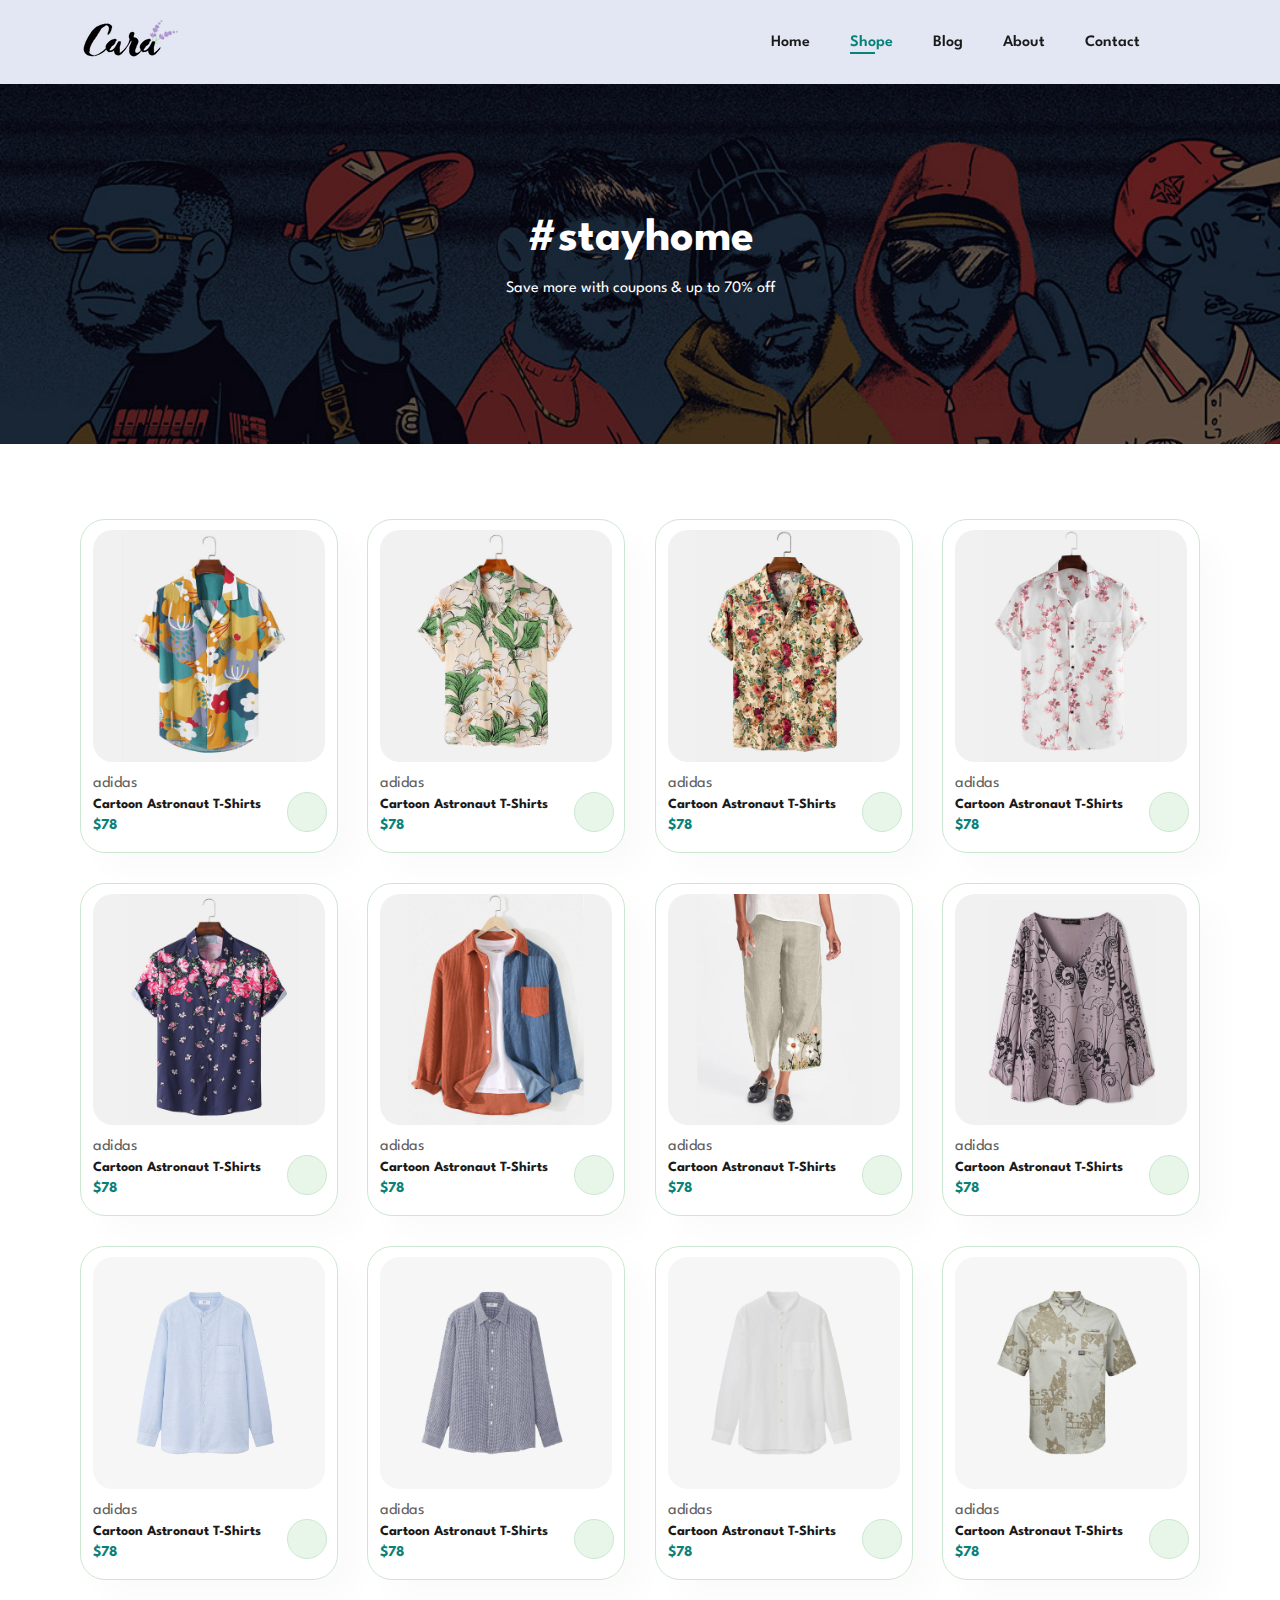
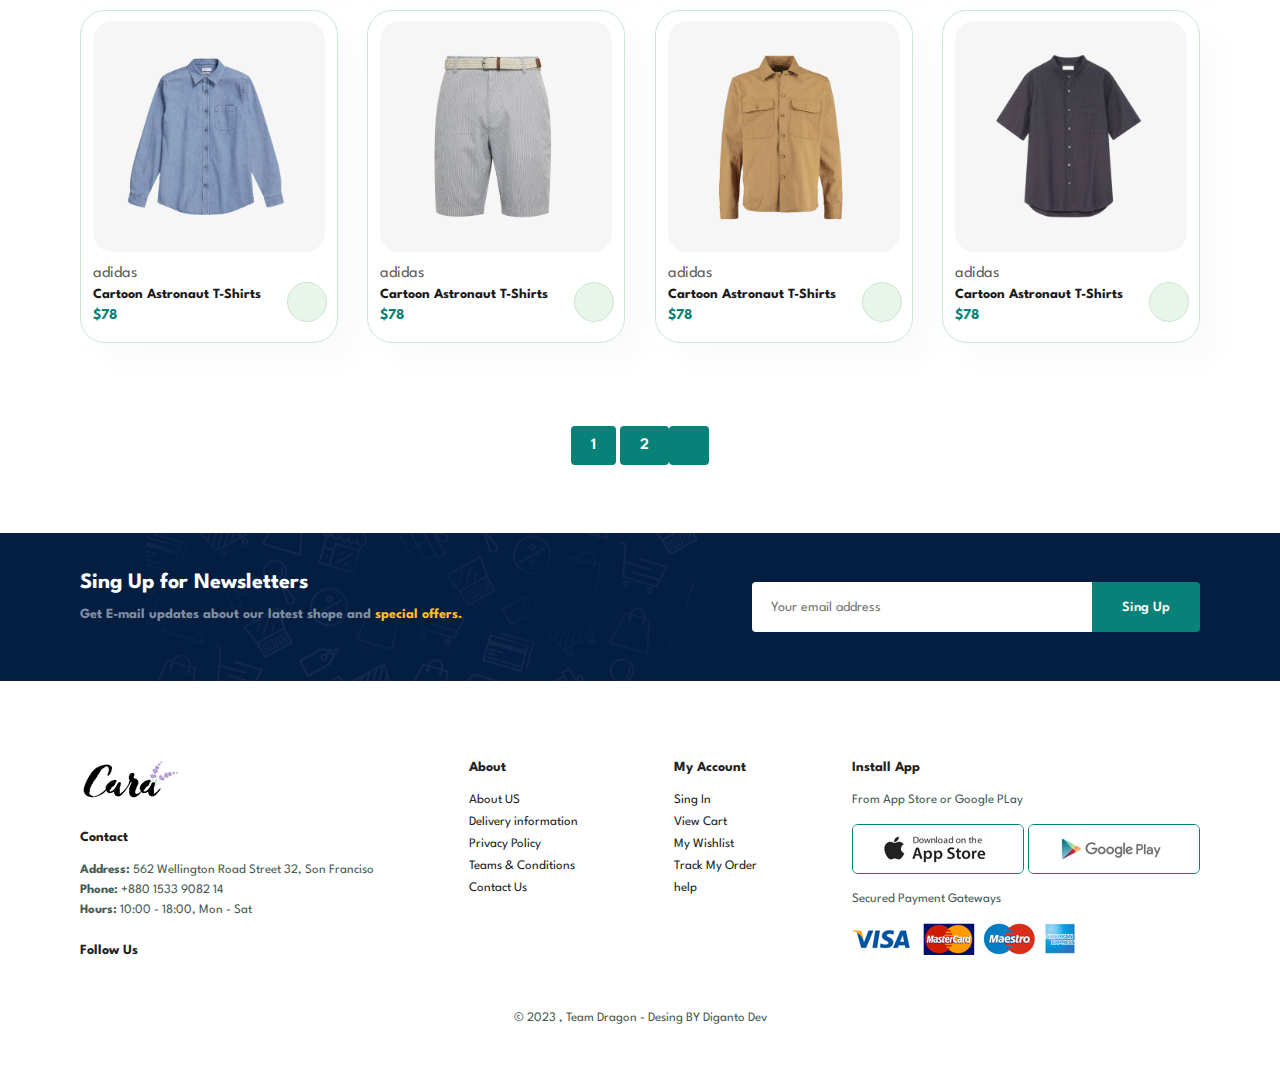
<file: shope.html>
<!DOCTYPE html>
<html lang="en">
<head>
    <meta charset="UTF-8">
    <meta http-equiv="X-UA-Compatible" content="IE=edge">
    <meta name="viewport" content="width=device-width, initial-scale=1.0">
    <!-- fontowasom icons -->
    <link rel="stylesheet" href="https://cdnjs.cloudflare.com/ajax/libs/font-awesome/6.4.0/css/all.min.css" integrity="sha512-iecdLmaskl7CVkqkXNQ/ZH/XLlvWZOJyj7Yy7tcenmpD1ypASozpmT/E0iPtmFIB46ZmdtAc9eNBvH0H/ZpiBw==" crossorigin="anonymous" referrerpolicy="no-referrer" />
    <!-- css -->
    <link rel="stylesheet" href="style.css">
    <title>Diganto Dev</title>
</head>
<body>

  <section id="header">
    <a href="#"><img src="img/logo.png" alt="logo" class="logo"></a>

    <div>
       <ul id="navbar">
            <li><a href="index.html">Home</a></li>
            <li><a class="active" href="shope.html">Shope</a></li>
            <li><a href="blog.html">Blog</a></li>
            <li><a href="about.html">About</a></li>
            <li><a href="contact.html">Contact</a></li>
            <li id="lg-bag"><a href="cart.html"><i class="fa-solid fa-basket-shopping"></i></a></li>
            <a href="#" id="close"><i class="fa-solid fa-xmark"></i></a>
       </ul>
    </div>

    <div id="mobile">
         <a href="cart.html"><i class="fa-solid fa-basket-shopping"></i></a>
         <i id="bar" class="fas fa-outdent"></i>
    </div>
  </section>

  <section id="page-header">
         <h2>#stayhome</h2>
        <p>Save more with coupons & up to 70% off</p>
   </section>

  <section id="product1" class="section-p1">
         <div class="pro-container">
            <div class="pro" onclick="window.location.href='sproduct.html' " >
               <img src="img/products/f1.jpg" alt="product_1">
               <div class="des">
                  <span>adidas</span>
                  <h5>Cartoon Astronaut T-Shirts</h5>
                  <div class="start">
                     <i class="fas fa-star"></i>
                     <i class="fas fa-star"></i>
                     <i class="fas fa-star"></i>
                     <i class="fas fa-star"></i>
                  </div>
                  <h4>$78</h4>
               </div>
               <a href="cart.html"><i class="fa-solid fa-cart-shopping carts"></i></a>
            </div>
            
            <div class="pro" onclick="window.location.href='sproduct.html' " >
               <img src="img/products/f2.jpg" alt="product_2">
               <div class="des">
                  <span>adidas</span>
                  <h5>Cartoon Astronaut T-Shirts</h5>
                  <div class="start">
                     <i class="fas fa-star"></i>
                     <i class="fas fa-star"></i>
                     <i class="fas fa-star"></i>
                     <i class="fas fa-star"></i>
                  </div>
                  <h4>$78</h4>
               </div>
               <a href="cart.html"><i class="fa-solid fa-cart-shopping carts"></i></a>
            </div>

            <div class="pro">
               <img src="img/products/f3.jpg" alt="product_3">
               <div class="des">
                  <span>adidas</span>
                  <h5>Cartoon Astronaut T-Shirts</h5>
                  <div class="start">
                     <i class="fas fa-star"></i>
                     <i class="fas fa-star"></i>
                     <i class="fas fa-star"></i>
                     <i class="fas fa-star"></i>
                  </div>
                  <h4>$78</h4>
               </div>
               <a href="cart.html"><i class="fa-solid fa-cart-shopping carts"></i></a>
            </div>

            <div class="pro" onclick="window.location.href='sproduct.html' " >
               <img src="img/products/f4.jpg" alt="product_4">
               <div class="des">
                  <span>adidas</span>
                  <h5>Cartoon Astronaut T-Shirts</h5>
                  <div class="start">
                     <i class="fas fa-star"></i>
                     <i class="fas fa-star"></i>
                     <i class="fas fa-star"></i>
                     <i class="fas fa-star"></i>
                  </div>
                  <h4>$78</h4>
               </div>
               <a href="#"><i class="fa-solid fa-cart-shopping carts"></i></a>
            </div>

            <div class="pro" onclick="window.location.href='sproduct.html' " >
               <img src="img/products/f5.jpg" alt="product_5">
               <div class="des">
                  <span>adidas</span>
                  <h5>Cartoon Astronaut T-Shirts</h5>
                  <div class="start">
                     <i class="fas fa-star"></i>
                     <i class="fas fa-star"></i>
                     <i class="fas fa-star"></i>
                     <i class="fas fa-star"></i>
                  </div>
                  <h4>$78</h4>
               </div>
               <a href="cart.html"><i class="fa-solid fa-cart-shopping carts"></i></a>
            </div>

            <div class="pro" onclick="window.location.href='sproduct.html' " >
               <img src="img/products/f6.jpg" alt="product_6">
               <div class="des">
                  <span>adidas</span>
                  <h5>Cartoon Astronaut T-Shirts</h5>
                  <div class="start">
                     <i class="fas fa-star"></i>
                     <i class="fas fa-star"></i>
                     <i class="fas fa-star"></i>
                     <i class="fas fa-star"></i>
                  </div>
                  <h4>$78</h4>
               </div>
               <a href="cart.html"><i class="fa-solid fa-cart-shopping carts"></i></a>
            </div>
            
            <div class="pro" onclick="window.location.href='sproduct.html' " >
               <img src="img/products/f7.jpg" alt="product_7">
               <div class="des">
                  <span>adidas</span>
                  <h5>Cartoon Astronaut T-Shirts</h5>
                  <div class="start">
                     <i class="fas fa-star"></i>
                     <i class="fas fa-star"></i>
                     <i class="fas fa-star"></i>
                     <i class="fas fa-star"></i>
                  </div>
                  <h4>$78</h4>
               </div>
               <a href="cart.html"><i class="fa-solid fa-cart-shopping carts"></i></a>
            </div>

            <div class="pro" onclick="window.location.href='sproduct.html' " >
               <img src="img/products/f8.jpg" alt="product_8">
               <div class="des">
                  <span>adidas</span>
                  <h5>Cartoon Astronaut T-Shirts</h5>
                  <div class="start">
                     <i class="fas fa-star"></i>
                     <i class="fas fa-star"></i>
                     <i class="fas fa-star"></i>
                     <i class="fas fa-star"></i>
                  </div>
                  <h4>$78</h4>
               </div>
               <a href="cart.html"><i class="fa-solid fa-cart-shopping carts"></i></a>
            </div>
     
            
            <div class="pro" onclick="window.location.href='sproduct.html' " >
                <img src="img/products/n1.jpg" alt="product_1">
                <div class="des">
                    <span>adidas</span>
                    <h5>Cartoon Astronaut T-Shirts</h5>
                    <div class="start">
                    <i class="fas fa-star"></i>
                    <i class="fas fa-star"></i>
                    <i class="fas fa-star"></i>
                    <i class="fas fa-star"></i>
                    </div>
                    <h4>$78</h4>
                </div>
                <a href="cart.html"><i class="fa-solid fa-cart-shopping carts"></i></a>
            </div>
            
            <div class="pro" onclick="window.location.href='sproduct.html' " >
                <img src="img/products/n2.jpg" alt="product_2">
                <div class="des">
                    <span>adidas</span>
                    <h5>Cartoon Astronaut T-Shirts</h5>
                    <div class="start">
                    <i class="fas fa-star"></i>
                    <i class="fas fa-star"></i>
                    <i class="fas fa-star"></i>
                    <i class="fas fa-star"></i>
                    </div>
                    <h4>$78</h4>
                </div>
                <a href="cart.html"><i class="fa-solid fa-cart-shopping carts"></i></a>
            </div>

            <div class="pro" onclick="window.location.href='sproduct.html' " >
                <img src="img/products/n3.jpg" alt="product_3">
                <div class="des">
                    <span>adidas</span>
                    <h5>Cartoon Astronaut T-Shirts</h5>
                    <div class="start">
                    <i class="fas fa-star"></i>
                    <i class="fas fa-star"></i>
                    <i class="fas fa-star"></i>
                    <i class="fas fa-star"></i>
                    </div>
                    <h4>$78</h4>
                </div>
                <a href="cart.html"><i class="fa-solid fa-cart-shopping carts"></i></a>
            </div>

            <div class="pro" onclick="window.location.href='sproduct.html' " >
                <img src="img/products/n4.jpg" alt="product_4">
                <div class="des">
                    <span>adidas</span>
                    <h5>Cartoon Astronaut T-Shirts</h5>
                    <div class="start">
                    <i class="fas fa-star"></i>
                    <i class="fas fa-star"></i>
                    <i class="fas fa-star"></i>
                    <i class="fas fa-star"></i>
                    </div>
                    <h4>$78</h4>
                </div>
                <a href="cart.html"><i class="fa-solid fa-cart-shopping carts"></i></a>
            </div>

            <div class="pro" onclick="window.location.href='sproduct.html' " >
                <img src="img/products/n5.jpg" alt="product_5">
                <div class="des">
                    <span>adidas</span>
                    <h5>Cartoon Astronaut T-Shirts</h5>
                    <div class="start">
                    <i class="fas fa-star"></i>
                    <i class="fas fa-star"></i>
                    <i class="fas fa-star"></i>
                    <i class="fas fa-star"></i>
                    </div>
                    <h4>$78</h4>
                </div>
                <a href="cart.html"><i class="fa-solid fa-cart-shopping carts"></i></a>
            </div>

            <div class="pro" onclick="window.location.href='sproduct.html' " >
                <img src="img/products/n6.jpg" alt="product_6">
                <div class="des">
                    <span>adidas</span>
                    <h5>Cartoon Astronaut T-Shirts</h5>
                    <div class="start">
                    <i class="fas fa-star"></i>
                    <i class="fas fa-star"></i>
                    <i class="fas fa-star"></i>
                    <i class="fas fa-star"></i>
                    </div>
                    <h4>$78</h4>
                </div>
                <a href="#"><i class="fa-solid fa-cart-shopping carts"></i></a>
            </div>
            
            <div class="pro" onclick="window.location.href='sproduct.html' " >
                <img src="img/products/n7.jpg" alt="product_7">
                <div class="des">
                    <span>adidas</span>
                    <h5>Cartoon Astronaut T-Shirts</h5>
                    <div class="start">
                    <i class="fas fa-star"></i>
                    <i class="fas fa-star"></i>
                    <i class="fas fa-star"></i>
                    <i class="fas fa-star"></i>
                    </div>
                    <h4>$78</h4>
                </div>
                <a href="cart.html"><i class="fa-solid fa-cart-shopping carts"></i></a>
            </div>

            <div class="pro" onclick="window.location.href='sproduct.html' " >
                <img src="img/products/n8.jpg" alt="product_8">
                <div class="des">
                    <span>adidas</span>
                    <h5>Cartoon Astronaut T-Shirts</h5>
                    <div class="start">
                    <i class="fas fa-star"></i>
                    <i class="fas fa-star"></i>
                    <i class="fas fa-star"></i>
                    <i class="fas fa-star"></i>
                    </div>
                    <h4>$78</h4>
                </div>
                <a href="cart.html"><i class="fa-solid fa-cart-shopping carts"></i></a>
            </div>
        </div>
  </section>

  <section id="pagination" class="section-p1">
    <a href="index.html">1</a>
    <a href="shope.html">2</a>
    <a href="blog.html"><i class="fa-solid fa-arrow-right"></i></a>
  </section>

 <section id="newsletters" class="section-p1 section-m1">
   <div class="newstext">
      <h4>Sing Up for Newsletters</h4>
      <p>Get E-mail updates about our latest shope and <span>special offers.</span></p>
   </div>
   <div class="form">
      <input type="email" placeholder="Your email address">
      <button class="normal" onclick="window.location.href='error.html' ">Sing Up</button>
   </div>
 </section>

 <footer class="section-p1">
   <div class="col">
      <img  class="logo" src="img/logo.png" alt="logo" onclick="window.location.href='error.html' ">
      <h4>Contact</h4>
      <p><strong>Address:</strong> 562 Wellington Road Street 32, Son Franciso</p>
      <p><strong>Phone:</strong> +880 1533 9082 14 </p>
      <p><Strong>Hours:</Strong> 10:00 - 18:00, Mon - Sat</p>
      <div class="follow">
         <h4>Follow Us</h4>
         <div class="icon">
            <i class="fa-brands fa-facebook"></i>
            <i class="fa-brands fa-twitter"></i>
            <i class="fa-brands fa-telegram"></i>
            <i class="fa-brands fa-instagram pink"></i>
            <i class="fa-brands fa-youtube red"></i>
         </div>
      </div>
   </div>

   <div class="col">
      <h4>About</h4>
       <a href="about.html">About US</a>
       <a href="error.html">Delivery information</a>
       <a href="error.html">Privacy Policy</a>
       <a href="blog.html">Teams & Conditions</a>
       <a href="contact.html">Contact Us</a>
   </div>

   <div class="col">
      <h4>My Account</h4>
       <a href="error.html">Sing In</a>
       <a href="error.html">View Cart</a>
       <a href="error.html">My Wishlist</a>
       <a href="about.html">Track My Order</a>
       <a href="blog.html">help</a>
   </div>

   <div class="col install">
      <h4>Install App</h4>
      <p>From App Store or Google PLay</p>
      <div class="row" onclick="window.location.href='error.html' ">
         <img class="img1" src="img/pay/app.jpg" alt="App_link">
         <img class="img2" src="img/pay/play.jpg" alt="App_link">
      </div>
      <p>Secured Payment Gateways</p>
      <img src="img/pay/pay.png" alt="pay_links" onclick="window.location.href='error.html' ">
   </div>
   

   <div class="copy-right">
      <p>&copy 2023 , Team Dragon - Desing BY Diganto Dev</p>
   </div>
</footer>

  <!-- javascript  -->
   <script src="script.js"></script>
</body>
</html>
</file>
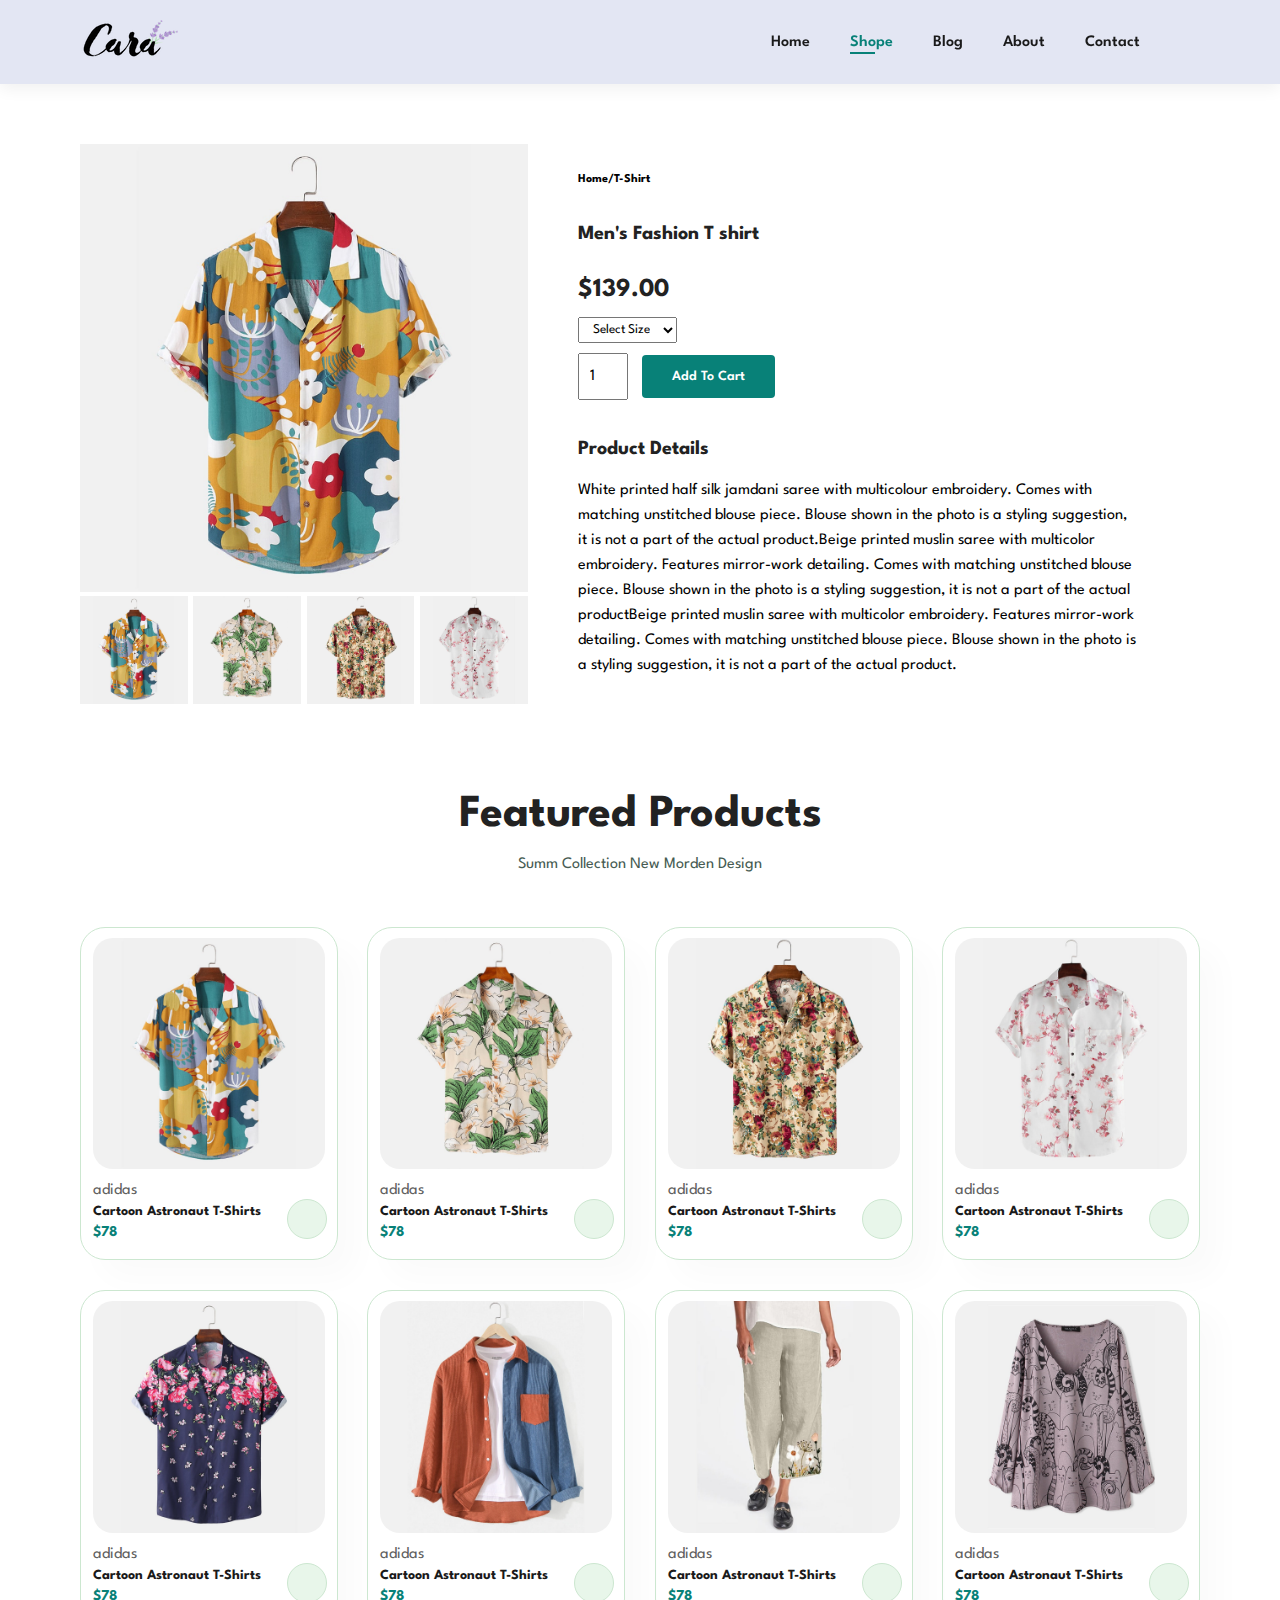
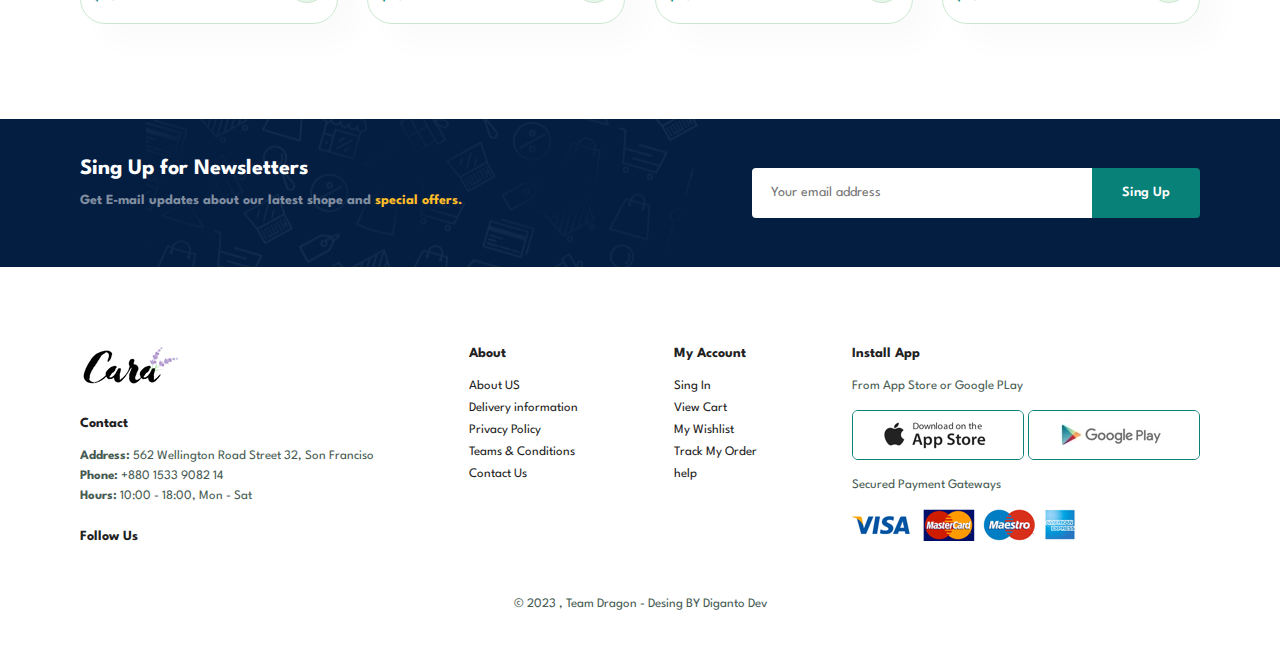
<file: sproduct.html>
<!DOCTYPE html>
<html lang="en">
<head>
    <meta charset="UTF-8">
    <meta http-equiv="X-UA-Compatible" content="IE=edge">
    <meta name="viewport" content="width=device-width, initial-scale=1.0">
    <!-- fontowasom icons -->
    <link rel="stylesheet" href="https://cdnjs.cloudflare.com/ajax/libs/font-awesome/6.4.0/css/all.min.css" integrity="sha512-iecdLmaskl7CVkqkXNQ/ZH/XLlvWZOJyj7Yy7tcenmpD1ypASozpmT/E0iPtmFIB46ZmdtAc9eNBvH0H/ZpiBw==" crossorigin="anonymous" referrerpolicy="no-referrer" />
    <!-- css -->
    <link rel="stylesheet" href="style.css">
    <title>Diganto Dev</title>
</head>
<body>

  <section id="header">
    <a href="#"><img src="img/logo.png" alt="logo" class="logo"></a>

    <div>
       <ul id="navbar">
            <li><a href="index.html">Home</a></li>
            <li><a class="active" href="shope.html">Shope</a></li>
            <li><a href="blog.html">Blog</a></li>
            <li><a href="about.html">About</a></li>
            <li><a href="contact.html">Contact</a></li>
            <li id="lg-bag"><a href="cart.html"><i class="fa-solid fa-basket-shopping"></i></a></li>
            <a href="#" id="close"><i class="fa-solid fa-xmark"></i></a>
       </ul>
    </div>

    <div id="mobile">
         <a href="cart.html"><i class="fa-solid fa-basket-shopping"></i></a>
         <i id="bar" class="fas fa-outdent"></i>
    </div>
  </section>

  <section id="prodetails" class="section-p1">
    <div class="single-pro-image">
        <img src="img/products/f1.jpg" width="100%" id="MainImg" alt="">

        <div class="small-img-group">
            <div class="small-img-col">
                <img src="img/products/f1.jpg" width="100%"  class="small-img" alt="">
            </div>

            <div class="small-img-col">
                <img src="img/products/f2.jpg" width="100%"  class="small-img" alt="">
            </div>

             <div class="small-img-col">
                <img src="img/products/f3.jpg" width="100%"  class="small-img" alt="">
            </div>

            <div class="small-img-col">
                <img src="img/products/f4.jpg" width="100%"  class="small-img" alt="">
            </div>
        </div>
    </div>

    <div class="single-pro-details">
        <h6>Home/T-Shirt</h6>
        <h4>Men's Fashion T shirt </h4>
        <h2>$139.00</h2>
        <select>
            <option>Select Size</option>
            <option>XL</option>
            <option>XXL</option>
            <option>Small</option>
        </select>
        <input type="number" value="1">
        <button class="normal" onclick="window.location.href='cart.html' ">Add To Cart</button>
        <h4>Product Details</h4>
        <span>White printed half silk jamdani saree with multicolour embroidery. Comes with matching unstitched blouse piece. Blouse shown in the photo is a styling suggestion, it is not a part of the actual product.Beige printed muslin saree with multicolor embroidery. Features mirror-work detailing. Comes with matching unstitched blouse piece. Blouse shown in the photo is a styling suggestion, it is not a part of the actual productBeige printed muslin saree with multicolor embroidery. Features mirror-work detailing. Comes with matching unstitched blouse piece. Blouse shown in the photo is a styling suggestion, it is not a part of the actual product.</span>
    </div>
  </section>

  <section id="product1" class="section-p1">
    <h2>Featured Products</h2>
    <p>Summ Collection New Morden Design</p>
    <div class="pro-container">
       <div class="pro" onclick="window.location.href='sproduct.html' ">
          <img src="img/products/f1.jpg" alt="product_1">
          <div class="des">
             <span>adidas</span>
             <h5>Cartoon Astronaut T-Shirts</h5>
             <div class="start">
                <i class="fas fa-star"></i>
                <i class="fas fa-star"></i>
                <i class="fas fa-star"></i>
                <i class="fas fa-star"></i>
             </div>
             <h4>$78</h4>
          </div>
          <a href="cart.html"><i class="fa-solid fa-cart-shopping carts"></i></a>
       </div>
       
       <div class="pro" onclick="window.location.href='sproduct.html' ">
          <img src="img/products/f2.jpg" alt="product_2">
          <div class="des">
             <span>adidas</span>
             <h5>Cartoon Astronaut T-Shirts</h5>
             <div class="start">
                <i class="fas fa-star"></i>
                <i class="fas fa-star"></i>
                <i class="fas fa-star"></i>
                <i class="fas fa-star"></i>
             </div>
             <h4>$78</h4>
          </div>
          <a href="cart.html"><i class="fa-solid fa-cart-shopping carts"></i></a>
       </div>

       <div class="pro" onclick="window.location.href='sproduct.html' ">
          <img src="img/products/f3.jpg" alt="product_3">
          <div class="des">
             <span>adidas</span>
             <h5>Cartoon Astronaut T-Shirts</h5>
             <div class="start">
                <i class="fas fa-star"></i>
                <i class="fas fa-star"></i>
                <i class="fas fa-star"></i>
                <i class="fas fa-star"></i>
             </div>
             <h4>$78</h4>
          </div>
          <a href="cart.html"><i class="fa-solid fa-cart-shopping carts"></i></a>
       </div>

       <div class="pro" onclick="window.location.href='sproduct.html' ">
          <img src="img/products/f4.jpg" alt="product_4">
          <div class="des">
             <span>adidas</span>
             <h5>Cartoon Astronaut T-Shirts</h5>
             <div class="start">
                <i class="fas fa-star"></i>
                <i class="fas fa-star"></i>
                <i class="fas fa-star"></i>
                <i class="fas fa-star"></i>
             </div>
             <h4>$78</h4>
          </div>
          <a href="cart.html"><i class="fa-solid fa-cart-shopping carts"></i></a>
       </div>

       <div class="pro" onclick="window.location.href='sproduct.html' ">
          <img src="img/products/f5.jpg" alt="product_5">
          <div class="des">
             <span>adidas</span>
             <h5>Cartoon Astronaut T-Shirts</h5>
             <div class="start">
                <i class="fas fa-star"></i>
                <i class="fas fa-star"></i>
                <i class="fas fa-star"></i>
                <i class="fas fa-star"></i>
             </div>
             <h4>$78</h4>
          </div>
          <a href="cart.html"><i class="fa-solid fa-cart-shopping carts"></i></a>
       </div>

       <div class="pro" onclick="window.location.href='sproduct.html' ">
          <img src="img/products/f6.jpg" alt="product_6">
          <div class="des">
             <span>adidas</span>
             <h5>Cartoon Astronaut T-Shirts</h5>
             <div class="start">
                <i class="fas fa-star"></i>
                <i class="fas fa-star"></i>
                <i class="fas fa-star"></i>
                <i class="fas fa-star"></i>
             </div>
             <h4>$78</h4>
          </div>
          <a href="cart.html"><i class="fa-solid fa-cart-shopping carts"></i></a>
       </div>
       
       <div class="pro" onclick="window.location.href='sproduct.html' ">
          <img src="img/products/f7.jpg" alt="product_7">
          <div class="des">
             <span>adidas</span>
             <h5>Cartoon Astronaut T-Shirts</h5>
             <div class="start">
                <i class="fas fa-star"></i>
                <i class="fas fa-star"></i>
                <i class="fas fa-star"></i>
                <i class="fas fa-star"></i>
             </div>
             <h4>$78</h4>
          </div>
          <a href="cart.html"><i class="fa-solid fa-cart-shopping carts"></i></a>
       </div>

       <div class="pro" onclick="window.location.href='sproduct.html' ">
          <img src="img/products/f8.jpg" alt="product_8">
          <div class="des">
             <span>adidas</span>
             <h5>Cartoon Astronaut T-Shirts</h5>
             <div class="start">
                <i class="fas fa-star"></i>
                <i class="fas fa-star"></i>
                <i class="fas fa-star"></i>
                <i class="fas fa-star"></i>
             </div>
             <h4>$78</h4>
          </div>
          <a href="cart.html"><i class="fa-solid fa-cart-shopping carts"></i></a>
       </div>
    </div>
</section>

 <section id="newsletters" class="section-p1 section-m1">
   <div class="newstext">
      <h4>Sing Up for Newsletters</h4>
      <p>Get E-mail updates about our latest shope and <span>special offers.</span></p>
   </div>
   <div class="form">
      <input type="email" placeholder="Your email address">
      <button class="normal" onclick="window.location.href='error.html' ">Sing Up</button>
   </div>
 </section>

 <footer class="section-p1">
   <div class="col">
      <img  class="logo" src="img/logo.png" alt="logo" onclick="window.location.href='error.html' ">
      <h4>Contact</h4>
      <p><strong>Address:</strong> 562 Wellington Road Street 32, Son Franciso</p>
      <p><strong>Phone:</strong> +880 1533 9082 14 </p>
      <p><Strong>Hours:</Strong> 10:00 - 18:00, Mon - Sat</p>
      <div class="follow">
         <h4>Follow Us</h4>
         <div class="icon">
            <i class="fa-brands fa-facebook"></i>
            <i class="fa-brands fa-twitter"></i>
            <i class="fa-brands fa-telegram"></i>
            <i class="fa-brands fa-instagram pink"></i>
            <i class="fa-brands fa-youtube red"></i>
         </div>
      </div>
   </div>

   <div class="col">
      <h4>About</h4>
       <a href="about.html">About US</a>
       <a href="error.html">Delivery information</a>
       <a href="error.html">Privacy Policy</a>
       <a href="blog.html">Teams & Conditions</a>
       <a href="contact.html">Contact Us</a>
   </div>

   <div class="col">
      <h4>My Account</h4>
       <a href="error.html">Sing In</a>
       <a href="error.html">View Cart</a>
       <a href="error.html">My Wishlist</a>
       <a href="about.html">Track My Order</a>
       <a href="blog.html">help</a>
   </div>

   <div class="col install">
      <h4>Install App</h4>
      <p>From App Store or Google PLay</p>
      <div class="row" onclick="window.location.href='error.html' ">
         <img src="img/pay/app.jpg" alt="App_link">
         <img src="img/pay/play.jpg" alt="App_link">
      </div>
      <p>Secured Payment Gateways</p>
      <img src="img/pay/pay.png" alt="pay_links" onclick="window.location.href='error.html' ">
   </div>
   

   <div class="copy-right">
      <p>&copy 2023 , Team Dragon - Desing BY Diganto Dev</p>
   </div>
</footer>

  <!-- javascript  -->

 <script>
    var MainImg = document.getElementById("MainImg")
    var smallimg = document.getElementsByClassName("small-img") 

    smallimg[0].onclick = function(){
        MainImg.src = smallimg[0].src;
    }
    smallimg[1].onclick = function(){
        MainImg.src = smallimg[1].src;
    }
    smallimg[2].onclick = function(){
        MainImg.src = smallimg[2].src;
    }
    smallimg[3].onclick = function(){
        MainImg.src = smallimg[3].src;
    }
 </script>
    
   <script src="script.js"></script>
</body>
</html>
</file>
<file: style.css>
@import url("https://fonts.googleapis.com/css2?family=Spartan:wght@100;200;300;400;500;600;700;800;900&display=swap");


* {
  margin: 0;
  padding: 0;
  box-sizing: border-box;
  font-family: "Spartan", sans-serif;
}

html {
  scroll-behavior: smooth;
}

/* Global Styles */

h1 {
  font-size: 50px;
  line-height: 64px;
  color: #222;
}

h2 {
  font-size: 46px;
  line-height: 54px;
  color: #222;
}

h4 {
  font-size: 20px;
  color: #222;
}

h6 {
  font-weight: 700;
  font-size: 12px;
}

p {
  font-size: 16px;
  color: #465b52;
  margin: 15px 0 20px 0;
}

.section-p1 {
  padding: 40px 80px;
}

.section-m1 {
  margin: 40px 0;
}

button.normal{
  font-size: 14px;
  font-weight: 600;
  padding: 15px 30px;
  color: #000;
  background-color: #fff;
  border-radius: 4px;
  -webkit-border-radius: 4px;
  -moz-border-radius: 4px;
  -ms-border-radius: 4px;
  -o-border-radius: 4px;
  cursor: pointer;
  border: none;
  transition:0.2s;
  -webkit-transition:0.2s;
  -moz-transition:0.2s;
  -ms-transition:0.2s;
  -o-transition:0.2s;
}

button.white{
  font-size: 13px;
  font-weight: 600;
  padding: 11px 18px;
  color: #fff;
  background-color: transparent;
  border: 1px solid #fff;
  transition:0.2s;
  -webkit-transition:0.2s;
  -moz-transition:0.2s;
  -ms-transition:0.2s;
  -o-transition:0.2s;
}


body {
  width: 100%;
}

/* header start */

#header{
    display: flex;
    align-items: center;
    justify-content: space-between;
    padding: 20px 80px;
    background-color: #E3E6F3;
    box-shadow: 0 5px 15px rgba(0, 0,0,0.06);
    z-index:999;
    position: sticky;
    top:0;
    left:0;
}

#navbar{
    display: flex;
    align-items: center;
    justify-content: center;
}

#navbar li{
    list-style: none;
    padding: 0 20px;
    position: relative;
}

#navbar li a{
    text-decoration: none;
    font-size: 16px;
    font-weight: 600;
    color: #1a1a1a;
    transition: 0.3s ease;
    -webkit-transition: 0.3s ease;
    -moz-transition: 0.3s ease;
    -ms-transition: 0.3s ease;
    -o-transition: 0.3s ease;
}

#navbar li a:hover,
#navbar li a.active{
    color: #088178;
}

#navbar li a.active::after,
#navbar li a:hover::after{
    content: "";
    width: 30%;
    height: 2px;
    background-color:#088178;
    position:absolute;
    bottom: -4px;
    left: 20px;
}

/* HoME PAGE */

/* hero  Start*/

#hero{
    background-image: url("img/hero4.png");
    height: 90vh;
    width:100%;
    background-size: cover;
    background-position: top 25% right 0;
    padding: 0 80px;
    display: flex;
    flex-direction: column;
    align-items: flex-start;
    justify-content: center;
}


#hero h4{
    padding-bottom: 15px;
}

#hero h1{
    color: #088178;
}

#hero button{
    background-image:url("img/button.png");
    background-color: transparent;
    color: #088178;
    border: 0;
    padding: 14px 80px 14px 65px;
    background-repeat: no-repeat;
    cursor: pointer;
    font-weight: 700;
    font-size: 15px;
}

/* feature */

#feature {
    display: flex;
    align-items: center;
    justify-content: space-between;
    flex-wrap: wrap;
}

#feature .fe-box{
    width:180px;
    text-align: center;
    padding:25px 15px;
    box-shadow: 20px 20px 34px rgba(0, 0, 0, 0.03);
    border: 1px solid #cce7d0;
    border-radius: 4px;
    -webkit-border-radius: 4px;
    -moz-border-radius: 4px;
    -ms-border-radius: 4px;
    -o-border-radius: 4px;
    margin: 15px 0 ;
}

#feature .fe-box:hover{
    box-shadow: 10px 10px 54px rgba(70, 62, 221, 0.1);
}

#feature .fe-box img{
    width: 100%;
    margin-bottom:10px; 
}

#feature .fe-box h6{
    padding: 9px 8px 6px 8px;
    line-height: 1;
    border-radius: 4px;
    -webkit-border-radius: 4px;
    -moz-border-radius: 4px;
    -ms-border-radius: 4px;
    -o-border-radius: 4px;
    color: #088178;
    background-color: #fddde4;
}

/* feature .fe-box  childs start */

#feature .fe-box:nth-child(2) h6{
    background-color: #cdebbc;
}

#feature .fe-box:nth-child(3) h6{
  background-color: #d1e8f2;
}

#feature .fe-box:nth-child(4) h6{
  background-color: #ccd4f8;
}

#feature .fe-box:nth-child(5) h6{
  background-color: #f6dbf6;
}

#feature .fe-box:nth-child(6) h6{
  background-color: #fff2e5;
}


/*  feature .fe-box  childs  end */


/* product1 start */

#product1{
  text-align: center;
}

#product1 .pro-container{
  display: flex;
  flex-wrap: wrap;
  justify-content: space-between;
  padding-top:20px;
}

#product1 .pro{
  width: 23%;
  min-width: 250px;
  padding: 10px 12px;
  border: 1px solid #cce7d0;
  border-radius: 25px;
  -webkit-border-radius: 25px;
  -moz-border-radius: 25px;
  -ms-border-radius: 25px;
  -o-border-radius: 25px;
  cursor: pointer;
  box-shadow: 20px 20px 30px rgba(0, 0, 0, 0.02) ;
  margin:15px 0;
  position: relative;
}

#product1 .pro:hover{
  box-shadow: 20px 20px 30px rgba(0, 0, 0, 0.06) ;
  transition:0.2s ease ;
  -webkit-transition:0.2s ease ;
  -moz-transition:0.2s ease ;
  -ms-transition:0.2s ease ;
  -o-transition:0.2s ease ;
}


#product1 .pro img{
  width: 100%;
  border-radius: 20px;
  -webkit-border-radius: 20px;
  -moz-border-radius: 20px;
  -ms-border-radius: 20px;
  -o-border-radius: 20px;
}

#product1 .pro .des{
  text-align:start;
  padding: 10px 0;

}


#product1 .pro .des span{
  color: #606060; 
  font-size: 12ox;
}

#product1 .pro .des h5{
  padding-top:7px;
  color: #1a1a1a;
  font-size: 14px;
}


#product1 .pro .des i{
  font-size: 12px;
  color: rgb(243,181,25 );
}

#product1 .pro .des h4{
  padding-top: 7px;
  font-size: 15px;
  font-weight: 700;
  color: #088178;
}

#product1 .pro .carts {
  width: 40px;
  height: 40px;
  line-height: 40px;
  border-radius: 50px;
  -webkit-border-radius: 50px;
  -moz-border-radius: 50px;
  -ms-border-radius: 50px;
  -o-border-radius: 50px;
  background-color: #e8f6ea;
  color:#088178;
  border:1px solid #cce7d0;
  position: absolute;
  bottom:20px;
  right: 10px;
}


/* banner */

#banner{
  display: flex;
  flex-direction: column;
  justify-content: center;
  align-items: center;
  background-image: url("img/banner/b2.jpg");
  width:100%;
  height: 40vh;
  background-size: cover;
  background-position:center;
}

#banner h4{
  color: white;
  font-size: 16px;
}


#banner h2{
  color: white;
  font-size: 30px;
  padding: 10px 0;
}

#banner h2 span{
  color:#ef3636;
}

#banner button:hover{
  background-color:#088178 ;
  color:#fff;
}

/* sm-banner */
#sm-banner{
  display: flex;
  flex-wrap: wrap;
  justify-content: space-between;
}


#sm-banner .banner-box {
  display: flex;
  flex-direction: column;
  justify-content: center;
  align-items: flex-start;
  background-image: url("img/banner/b17.jpg");
  width: 48%; 
  height: 50vh;
  background-size: cover;
  background-position:center;
  padding: 30px;
  
 
}

#sm-banner .banner-box2{
  background-image: url("img/banner/b10.jpg");
  
}

#sm-banner h4{
  color: #fff;
  font-size: 20px;
  font-weight: 300;
}


#sm-banner h2{
  color: #fff;
  font-size: 28px;
  font-weight: 800;
}

#sm-banner span {
  color: #fff;
  font-size: 14px;
  font-weight: 500;
  padding-bottom: 15px;

}

#sm-banner .banner-box:hover button{
  background-color: #088178;
  border: 1px solid #088178;
}

/* banner3 */

#banner3{
  display: flex;
  flex-wrap: wrap;
  justify-content: space-between;
  padding:0 80px;
  cursor: pointer;
}

#banner3 .banner-box{
  display: flex;
  flex-direction: column;
  justify-content: center;
  align-items: flex-start;
  background-image: url("img/banner/b4.jpg");
  min-width:30%;
  height: 30vh;
  background-size: cover;
  background-position:center;
  padding: 20px;
  margin-bottom: 20px;
  position: relative;
}



#banner3 .banner-box::after{
  content: "";
  position: absolute;
  top: 0;
  left: 0;
  background-size: cover;
  background-position: center;
  min-width:100%;
  height: 30vh;
  background-color: rgba(0, 0, 0, 0.157); /* Adjust the opacity as needed */
  z-index: 1;
}




#banner3 .banner-box2{
  background-image: url("img/banner/b.jpg");
  position: relative;
}


#banner3 .banner-box2::after{
  content: "";
  position: absolute;
  top: 0;
  left: 0;
  width: 100%;
  height: 100%;
  background-color: rgba(0, 0, 0, 0.157); /* Adjust the opacity as needed */
  z-index: 1;
}

#banner3 .banner-box3{
  background-image: url("img/banner/b7.jpg");
  position: relative;
 
}

#banner3 .banner-box3::after{
  content: "";
  position: absolute;
  top: 0;
  left: 0;
  width: 100%;
  height: 100%;
  background-color: rgba(0, 0, 0, 0.157); /* Adjust the opacity as needed */
  z-index: 1;
}



#banner3 h2{
  color: #fff;
  font-weight: 900;
  font-size:22px; 
  z-index: 2;
  position: relative;
}


#banner3 h3{
  color: #fffef9;
  font-weight: 800;
  font-size:15px;
  z-index: 2;
  position: relative;
}


/* newsletters */

#newsletters{
  display: flex;
  justify-content: space-between;
  flex-wrap: wrap;
  align-items: center;
  background-image: url("img/banner/b14.png");
  background-repeat: no-repeat;
  background-position: 20% 30%;
  background-color: #041e42;
}


#newsletters h4{
  font-size: 22px;
  font-weight: 700;
  color: #fff;
}

#newsletters p{
  font-size: 14px;
  font-weight: 700;
  color: #818ea0;
}

#newsletters p span{
  color: #ffbd27;
}


#newsletters .form{
  display: flex;
  width: 40%;
}

#newsletters input{
  height:3.125rem;
  padding:01.25em;
  font-size: 14px;
  width: 100%;
  border: 1px solid transparent;
  border-radius: 4px;
  -webkit-border-radius: 4px;
  -moz-border-radius: 4px;
  -ms-border-radius: 4px;
  -o-border-radius: 4px;
  outline: none;
  border-top-right-radius: 0;
  border-bottom-right-radius: 0;
  
}

#newsletters button{
  background-color: #088178;
  color: #fff;
  white-space: nowrap;
  border-top-left-radius: 0;
  border-bottom-left-radius: 0;
}


/* footer */

footer{
  display: flex;
  flex-wrap: wrap;
  justify-content: space-between;
}

footer .col{
  display: flex;
  flex-direction: column;
  align-items: flex-start;
  margin-bottom:20px ;
}

footer .logo{
  margin-bottom: 30px;
}

footer h4{
  font-size: 14px;
  padding-bottom: 20px;
}

footer p{
  font-size: 13px;
  margin:0 0 8px 0;
}

footer a{
  font-size: 13px;
  text-decoration: none;
  color: #222;
  margin-bottom: 10px;
}

footer .follow{
  margin-top:20px;
}

footer .follow i{
 color: #465b52;
 padding-right: 4px;
 cursor: pointer;

}

footer .row .img1,
footer .row .img2{
  cursor: pointer;
}

footer .install img{
  cursor: pointer;
}

footer .install .row img {
  border: 1px solid #088178;
  border-radius: 6px;
  -webkit-border-radius: 6px;
  -moz-border-radius: 6px;
  -ms-border-radius: 6px;
  -o-border-radius: 6px;
}

footer .install img {
  margin: 10px 0 15px 0;
}

footer .follow i:hover,
footer a:hover{
  color: #088178;
}

footer .follow .red:hover{
  color: red;
}

footer .follow .pink:hover{
  color:rgb(214, 0, 214);
}


/* mobile */

#mobile{
  display: none;
  align-items:center;
}

#close{
  display: none;
}



footer .copy-right{
  text-align: center;
  width: 100%;
}


/* home page end */


/* shope page start */

#page-header{
  background-image: url("img/banner/b1.jpg");
  width: 100%;
  height: 40vh;
  background-size: cover;
  display: flex;
  justify-content: center;
  text-align: center;
  flex-direction: column;
  padding: 14px;
}

#page-header h2,
#page-header p{
  color: #fff;
}

#pagination{
  text-align: center;
}

#pagination a{
  text-decoration: none;
  background-color:#088178;
  padding: 12px 20px;
  border-radius:4px;
  -webkit-border-radius:4px;
  -moz-border-radius:4px;
  -ms-border-radius:4px;
  -o-border-radius:4px;
  color:#fff;
  font-weight: 600;
}

#pagination a i{
  font-size: 16px;
  font-weight: 600;
}

/* end shope page */

/* single page product */

#prodetails{
  display: flex;
  margin-top: 20px;
}

#prodetails .single-pro-image{
    width: 40%;
    margin-right: 50px;
}

.small-img-group{
  display: flex;
  justify-content: space-between;
}

.small-img-col{
  flex-basis: 24%;
  cursor: pointer;
}


#prodetails .single-pro-details{
  width: 50%;
  padding-top:30px;
}

#prodetails .single-pro-details h4{
  padding: 40px 0 20px 0;
}

#prodetails .single-pro-details h2{
  font-size: 26px;
}

#prodetails .single-pro-details select{
  display: block;
  padding: 5px 10px;
  margin-bottom: 10px;
}

#prodetails .single-pro-details input{
  width: 50px;
  height: 47px;
  padding-left: 10px;
  font-size: 16px;
  margin-right: 10px;

}

#prodetails .single-pro-details input:focus{
  outline: none;
}

#prodetails .single-pro-details button{
  background-color: #088178;
  color: #fff;
}


#prodetails .single-pro-details span{
  line-height: 25px;
}

/* single page product close */

/* blog page start */

#page-header.blog-header {
  background-image: url("img/banner/b19.jpg");
}


#blog{
  padding: 150px 150px 0 150px;
}


#blog .blog-box{
  display: flex;
  align-items: center;
  width: 100%;
  position: relative;
  padding-bottom: 90px;
}

#blog .blog-box .blog-img{
  width: 50%;
  margin-right: 40px;
}


#blog img{
  width: 100%;
  height: 300px;
  object-fit: cover;
}

#blog .blog-details{
  width: 50%;
}


#blog .blog-details a{
  text-decoration: none;
  font-size: 11px;
  color: #000;
  font-weight: 700;
  position: relative;
  transition: 0.3s;
  -webkit-transition: 0.3s;
  -moz-transition: 0.3s;
  -ms-transition: 0.3s;
  -o-transition: 0.3s;
}

#blog .blog-details a::after{
  content: "";
  width: 50px;
  height: 1px;
  background-color: #000;
  cursor: pointer;
  position: absolute;
  top: 4px;
  right: -60px;
}

#blog .blog-details a:hover{
  color: #088178;
}

#blog .blog-details a:hover::after{
  background-color: #088178;
}


#blog .blog-box h1{
  position: absolute;
  top: -40px;
  left: 0;
  font-size: 70px;
  font-weight: 700;
  color: #c9cbce;
  z-index: -9;
}
/* blog page end */


/* about page start*/


#page-header.about-header{
  background-image: url("img/about/banner.png");
}

#about-head {
  display: flex;
  justify-content: space-between;
  align-items: center;
}

#about-head img{
  width: 50%;
  height: auto;
}

#about-head div{ 
  width: 50%;
  padding-left: 40px;
}

#about-app{
  text-align: center;
}

#about-app .video{
  width: 70%;
  height:100%;
  margin: 30px auto 0 auto;
}


#about-app .video video{
  width: 100%;
  height:100%;
  border-radius: 20px;
  -webkit-border-radius: 20px;
  -moz-border-radius: 20px;
  -ms-border-radius: 20px;
  -o-border-radius: 20px;
}

/* about page end */



/* contact page start */

#contact-details{
  display: flex;
  align-items: center;
  justify-content: space-between;
}

#contact-details .details{
  width: 40%;
}


#contact-details .details span{
  font-size: 12px;
}





#contact-details .details h2{
  font-size: 26px;
  line-height: 35px;
  padding: 20px 0;
}



#contact-details .details h3{
  font-size: 16px;
  padding-bottom: 16px;
}



#contact-details .details li{
 list-style: none;
 display: flex;
 padding: 10px 0;
}



#contact-details .details li i{
  font-size: 14px;
  padding-right: 22px;
}
 


#contact-details .details li p{
  margin: 0;
  font-size: 14px;

}
 

#contact-details  .map{
  height: 400px;
  width: 55%;
}
 

#contact-details  .map iframe{
  height: 100%;
  width: 100%;
}


#form-details {
  display: flex;
  justify-content: space-between;
  margin: 30px;
  padding:80px;
  border: 1px solid #e1e1e1;
}


#form-details form{
  width: 65%;
  display: flex;
  flex-direction: column;
  align-items: flex-start;
}


#form-details form span{
  font-size: 12px;
}


#form-details form h2{
  font-size: 26px;
  line-height: 35px;
  padding: 20px 0;
}

#form-details form input,
#form-details form textarea{
  width: 100%;
  padding: 12px 15px;
  outline: none;
  margin-bottom: 20px;
  border: 1px solid #e1e1e1;
}


#form-details form button{
  background-color: #088178;
  color: #fff;
}

#form-details .people{
  padding-top: 10%;
}



#form-details .people div{
  padding-bottom: 25px;
  display: flex;
  align-items: flex-start;
}




#form-details .people div img{
  width: 65px;
  height: 65px;
  margin-right: 15px;
  object-fit: cover;
}


#form-details .people div p{
  margin: 0;
  font-size: 13px;
  line-height: 25px;

}




#form-details .people div p span{
  display: block;
  font-size: 16px;
  font-weight: 600;
  color: #000;
}


/*  Cart Page */

#cart {
  overflow-x: auto;
}


#cart table{
  width: 100%;
  border-collapse: collapse;
  table-layout: fixed;
  white-space:nowrap;
}

#cart table img{
  width: 70px;
}

#cart table td:nth-child(1){
  width: 100px;
  text-align: center;
}


#cart table td:nth-child(2){
  width: 150px;
  text-align: center;
}

#cart table td:nth-child(3){
  width:250px;
  text-align: center;
}


#cart table td:nth-child(4),
#cart table td:nth-child(5),
#cart table td:nth-child(6){
  width: 150px;
  text-align: center;
}


#cart table td:nth-child(5) input{
  width: 70px;
  padding: 10px 5px 10px 15px;
}


#cart table thead{
  border: 1px solid #e2e9e1;
  border-left:none;
  border-right: none;
}



#cart table thead td{
  font-weight: 700;
  text-transform: uppercase;
  font-size: 13px;
  padding: 18px 0 ;
}



#cart table tbody tr td{
  padding-top: 15px;
}


#cart table tbody td{
  font-size: 13px;
}


#cart-add{
  display: flex;
  flex-wrap: wrap;
  justify-content: space-between;
}



#coupon {
  width: 50%;
  margin-bottom: 30px;
}


#coupon h3{
  padding-bottom:15px;
}


#coupon input{
  padding:10px 20px ;
  outline: none;
  width: 60%;
  margin-right: 10px;
  border: 1px solid #e2e9e1;
}


#coupon button{
 background-color: #088178;
  color: #fff;
  padding: 12px 30px; 
}

#subtital {
   width: 50%;
   margin-bottom: 30px;
   border: 1px solid #e2e9e1;
   padding: 30px;
}




#subtital table{
  border-collapse: collapse;
  width: 100%;
  margin-right: 20px;
}



#subtital table td{
  width: 50%;
  border: 1px solid #e2e9e1;
  padding: 10px;
  font-size: 13px;
}



#subtital h3{
  padding-bottom: 15px;
}


#subtital button{
  background-color: #088178;
  color: #fff;
  padding: 12px 30px;
  margin-top: 30px;
}



/* error page */


#error{
  display: flex;
  justify-content: center;
  align-items: center;
  margin-bottom: 150px;
}

.error-container {
  margin-top: 10%;
}

.error-container h1 {
  font-size: 72px;
  color: #333;
}

.error-container p {
  font-size: 24px;
  color: #666;
  margin-top: 20px;
}

.error-container a {
  display: inline-block;
  margin-top: 20px;
  padding: 10px 20px;
  background-color: #333;
  color: #fff;
  text-decoration: none;
  border-radius: 4px;
  transition: background-color 0.3s;
}

.error-container a:hover {
  background-color: #555;
}












/* start Meadia Query */

@media (max-width:799px) {

      .section-p1 {
        padding: 40px 40px;
      }

      #navbar{
        display: flex;
        flex-direction: column;
        align-items: flex-start;
        justify-content: flex-start;
        position: fixed;
        top:0;
        right:-300px;
        height: 100vh;
        width: 300px;
        background-color:#E3E6F3;
        box-shadow: 0 40px 60px rgba(0,0,0,0.1);
        padding:80px 0 0 10px ;
        transition: 0.3s;
        -webkit-transition: 0.3s;
        -moz-transition: 0.3s;
        -ms-transition: 0.3s;
        -o-transition: 0.3s;
      }

      #navbar.active{
        right:0px;
      }

      #navbar li{
        margin-bottom: 25px;
      }

      #mobile{
        display: flex;
        align-items:center;
      }

      #mobile i{
        color:#1a1a1a;
        font-size:24;
        padding-left:20px;
      }

      #close{
        display: initial;
        position: absolute;
        top:30px;
        left: 30px;
        font-size: 24px;
      }
      
      #lg-bag{
        display: none;
      }

      #hero{
        height: 70vh;
        padding: 0 80px;
        background-position: top 30% right 30%;
      }

      #feature {
        justify-content: center;
      }

      #feature .fe-box{
        margin: 15px 15px;
      }

      #product1 .pro-container{
        justify-content: center;
      }
      
      #product1 .pro{
        margin:15px
    }


    #banner{
        height: 20vh;
    }



    #sm-banner .banner-box {
        min-width:100%;
        height: 30vh;
    }

    #banner3{
        padding:0 40px;
      }

      
      #banner3 .full{
        min-width:100%;
      }

      #newsletters{
        display: flex;
        justify-content: center;
        align-items: center;
      }

    #newsletters .form{
      width: 70%;
    }

    #newsletters h4{
      text-align: center;
    }


    /* contact page */

    #form-details .people{
      padding:40px;
      width: 50%;
      
    }


    #form-details  form{
        width: 50%;
    }




}


@media (max-width:477px) {

      button.normal{
        font-size: 13px;
        font-weight: 550;
        padding: 13px 24px;
        color: #000;
        background-color: #fff;
        border-radius: 4px;
        -webkit-border-radius: 4px;
        -moz-border-radius: 4px;
        -ms-border-radius: 4px;
        -o-border-radius: 4px;
        cursor: pointer;
        border: none;
        transition:0.2s;
        -webkit-transition:0.2s;
        -moz-transition:0.2s;
        -ms-transition:0.2s;
        -o-transition:0.2s;
      }


      #product1 h2{
        font-size: 27px;
      }

      #header{
        padding:10px 30px;
      }


      h1{
        font-size: 38px;
      }


      h2{
        font-size: 32px;
      }
      #hero{
        background-image: url("img/hero_mobile.jpg");
        background-position: center;
        width: 100%;
        padding: 0 20px;
        background-position: 55%;
        position: relative;
      }


      #hero::after{
        content: "";
        position: absolute;
        top: 0;
        left: 0;
        background-size: cover;
        background-position: center;
        width: 100%;
        height: 100%;
        background-color: rgba(212, 211, 211, 0.212); /* Adjust the opacity as needed */
        z-index: 1;
      }


      #hero h4{
        
        padding-bottom: 15px;
        position: relative;
        z-index: 2;
      }
    
      #hero h1{
        
        position: relative;
        z-index: 2;
      } 

      #hero h2{
        
        position: relative;
        z-index: 2;
      }

      #hero p{
          color: rgb(31, 29, 29);
          font-weight: 450;
          position: relative;
          z-index: 2;
        }
      
      #hero button{
          background-image:url("img/button.png");
          background-color: transparent;
          color: #ffffff;
          border: 0;
          padding: 14px 80px 14px 65px;
          background-repeat: no-repeat;
          cursor: pointer;
          font-weight: 700;
          font-size: 15px;
          position: relative;
          z-index: 3;
      }


      #feature{
          justify-content: space-between;
      }

        #feature .fe-box{
        width: 140px;
        margin: 0  0 15px 0;
      }

      #product1 .pro{
          width:100%;
      }

      #banner{
        height: 37vh;
      }

      
      #banner h2{
        font-size: 100%;
      }

      #sm-banner {
        
        padding:0 20px;
        margin-bottom: 45px;
    
      }

      #sm-banner .banner-box{
        height: 37vh;
        min-width: 100%;
        
      }

      #sm-banner .banner-box2{
          margin-top: 20px;
        
        }




    /* banner3 */

    #banner3{
      display: flex;
      flex-wrap: wrap;
      justify-content: space-between;
      padding:0 20px;
      position: relative;
    }


        
    #banner3 .banner-box{
      background-image: url("img/banner/b7.jpg");
      flex-direction: column;
      display: flex;
      justify-content: space-between;
      width: 48%;
    }
    
    
    #banner3 .banner-box2{
      background-image: url("img/banner/b4.jpg");
      width: 48%;
    }

        
    #banner3 .full{
      background-image: url("img/banner/b.jpg");
      width: 100%;
    }
        

    #banner3 h2{
      color: #fff;
      font-weight: 800;
      font-size:19px;
      line-height: 30px;
      margin-top: 30px;
    }


    #banner3 h3{
      color: #fffef9;
      font-weight: 700;
      font-size:16px;
      line-height:23px;
    }




    /* news letter page */
        
        #newsletters{
          display: flex;
          justify-content: center;
          align-items: center;
        }

          #newsletters .form{
            width: 100%;
          }

        #newsletters .form{
          width: 100%;
        }

        #newsletters p {
          font-size: 100%;
        } 

        /* singel product */

        #prodetails{
          display: flex;
          flex-direction: column;
        }

        #prodetails .single-pro-image{
          width: 100%;
          margin-right: 0px;
        }

        #prodetails .single-pro-details{
          width: 100%;
        }

        /* blog page */

        #blog{
          padding: 100px 20px 0 20px;
        }

        #blog .blog-box{
          display: flex;
          flex-direction: column;
          align-items: flex-start;
        }

        #blog .blog-box .blog-img {
          width: 100%;
          margin-right: 0px;
          margin-bottom: 30px;
        }

        #blog  .blog-details{
          width: 100%;
        }

        /* about page */
        
        #about-head{
            flex-direction: column;
        }

        #about-app h1{
          font-size:26px;
        }

        #about-head img{
          width: 100%;
          margin-bottom: 20px;
        }

        #about-head div{
          width: 100%;
          padding-left: 0px;
        }


        #about-app .video{
          width: 100%;
        }


        /* contact */

        #contact-details{
          flex-direction: column;
        }

        #contact-details .details{
          width:100%;
          margin-bottom: 30px;
        }

        #contact-details .map{
          width:100%;
        }


        #form-details {
          margin:10px;
          padding:30px 10px;
          flex-wrap: wrap;
        }



        #form-details form {
          width: 100%;
          margin-bottom:30px;
        }

        /* cart page */

        #cart-add{
          flex-direction: column;
        }


        #coupon{
          width: 100%;
        }

        #subtital{
          width: 100%;
          padding: 20px;
        }

    /* error page */

        #error {
          display: flex;
          justify-content: center;
          align-items: center;
          margin-bottom: 150px;
          margin-top: 100px;
        }


}
</file>
